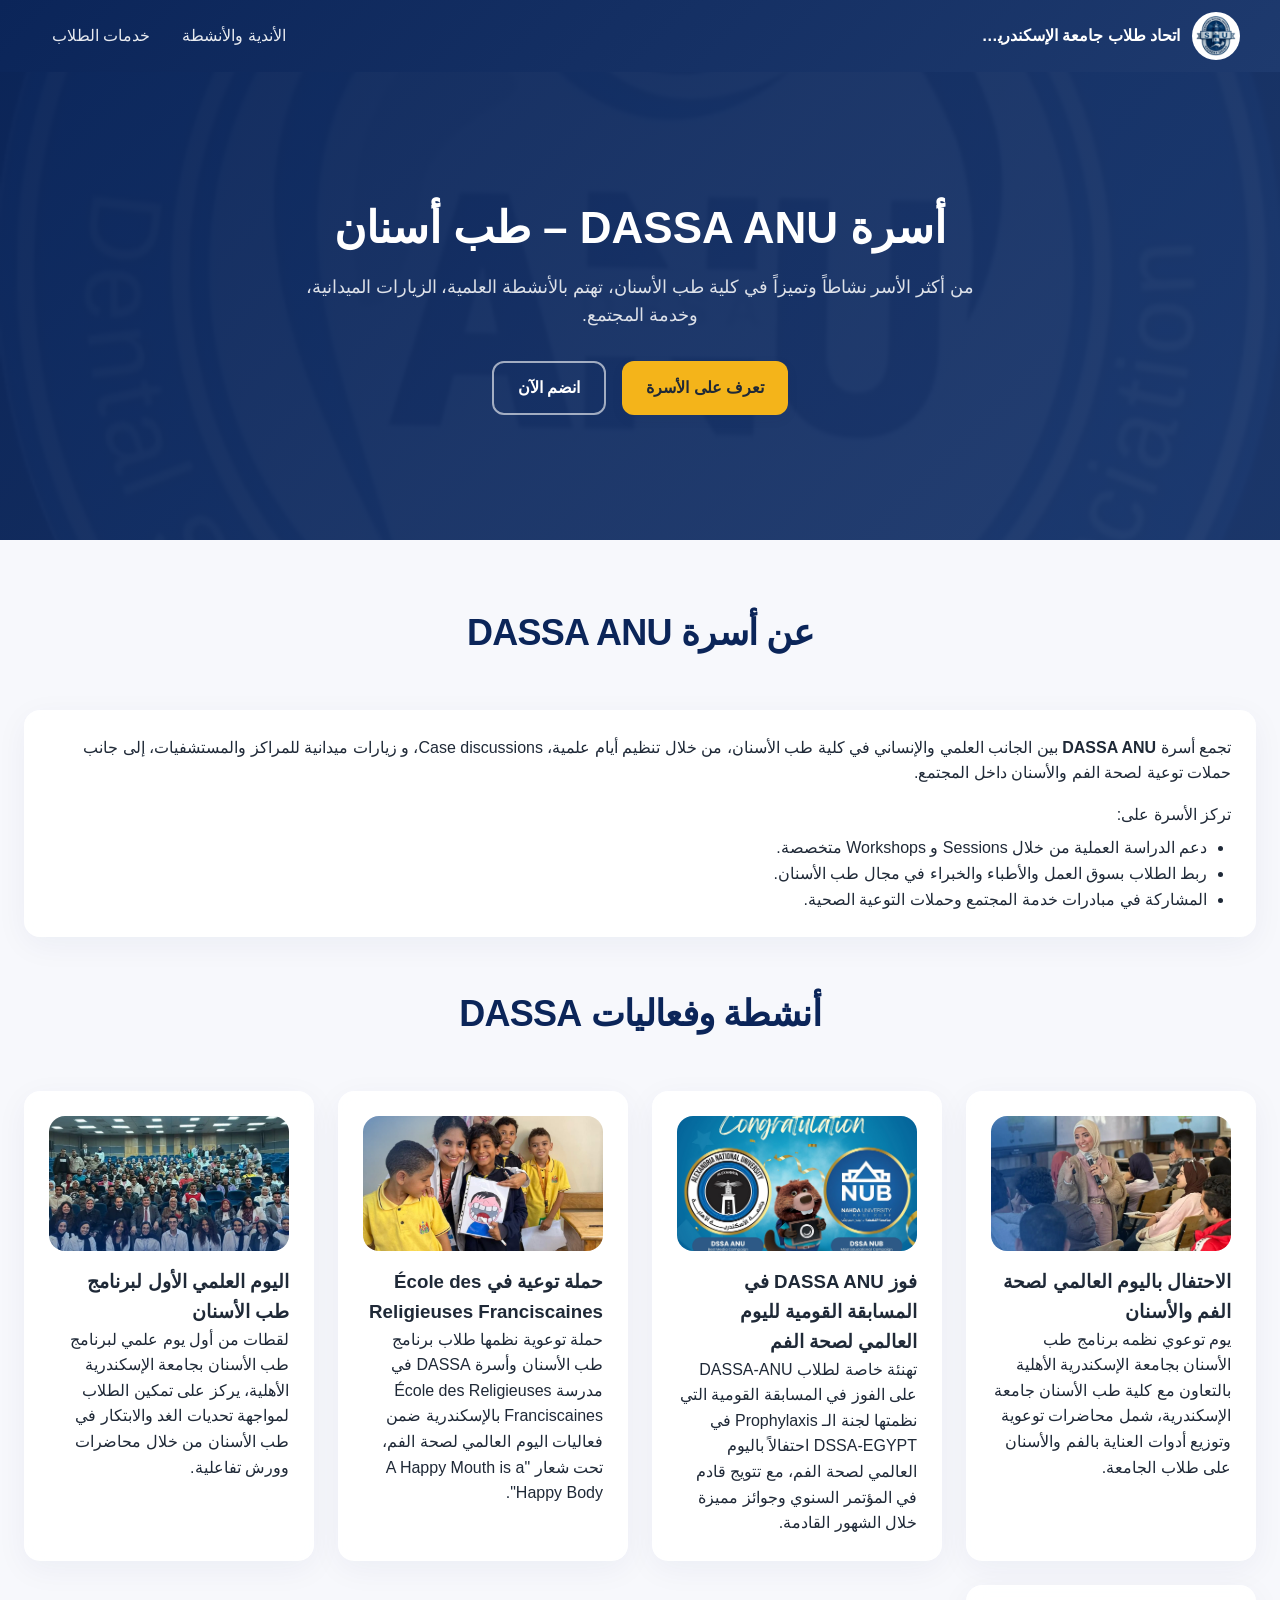
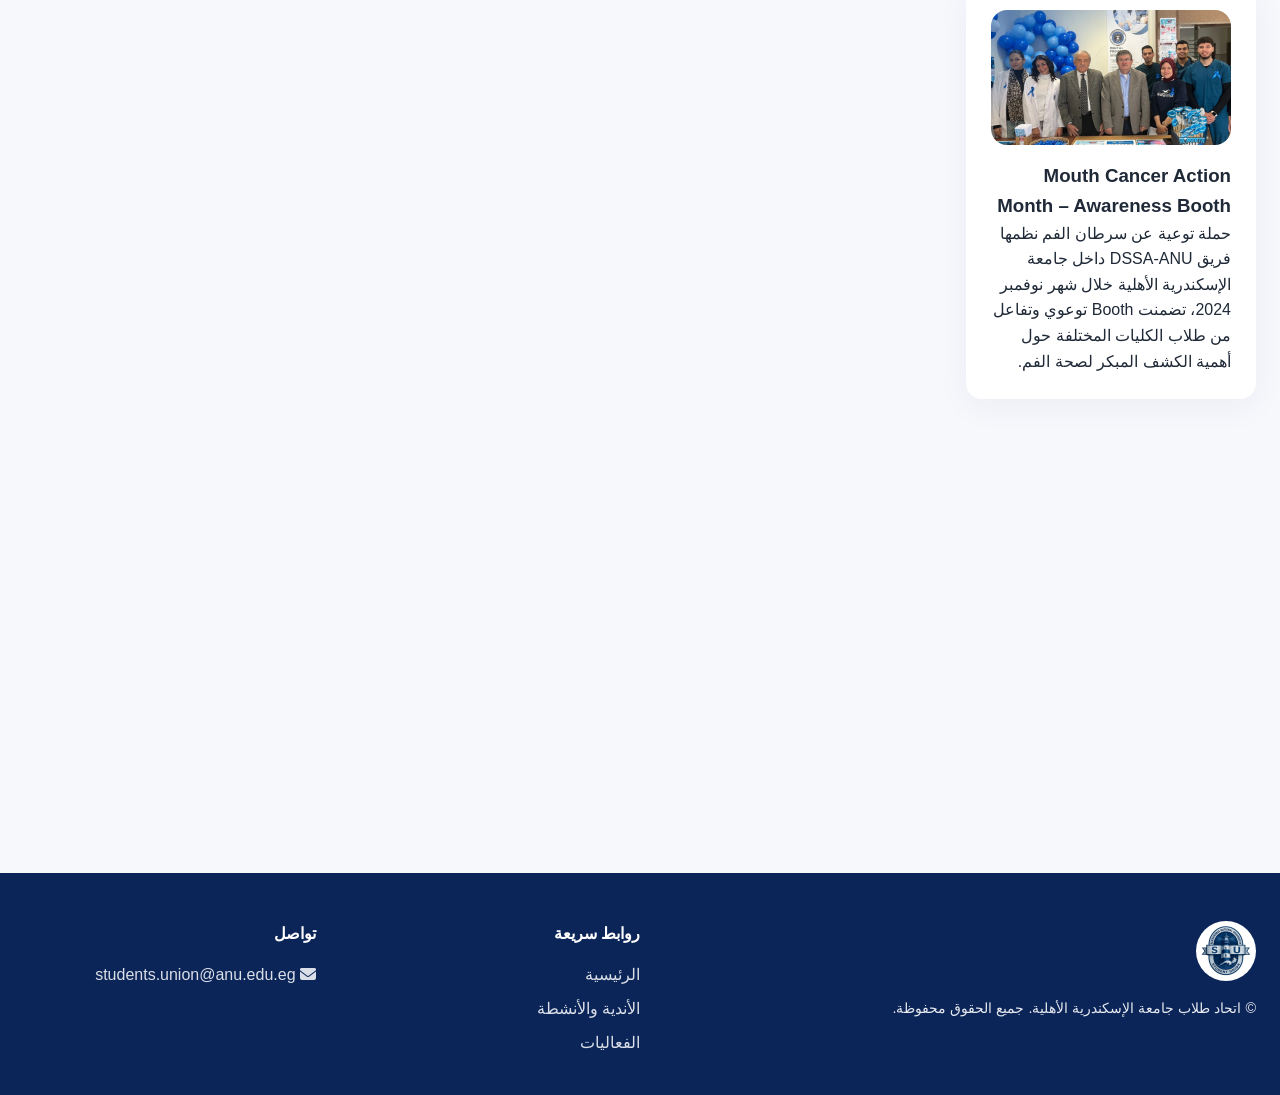
<file: dassa.html>
<!DOCTYPE html>
<html lang="ar" dir="rtl">
<head>
  <meta charset="UTF-8" />
  <title>أسرة DASSA ANU – طب أسنان</title>
  <meta name="viewport" content="width=device-width, initial-scale=1" />
  <meta name="description" content="صفحة تعريفية بأسرة DASSA ANU لطلاب كلية طب الأسنان بجامعة الإسكندرية الأهلية." />
  <link rel="stylesheet" href="https://cdnjs.cloudflare.com/ajax/libs/font-awesome/6.5.1/css/all.min.css" crossorigin="anonymous" referrerpolicy="no-referrer" />
  <link rel="stylesheet" href="https://unpkg.com/aos@2.3.1/dist/aos.css" />
  <link rel="stylesheet" href="assets/css/main.css" />
</head>
<body class="page">
  <nav class="navbar" id="navbar">
    <div class="navbar-container">
      <a href="index.html#home" class="navbar-brand">
        <div class="navbar-logo">
          <img src="assets/images/571217735_821161784183083_11823729130709533_n.jpg" alt="شعار الاتحاد" onerror="this.style.display='none';" />
        </div>
        <span class="navbar-title">اتحاد طلاب جامعة الإسكندرية الأهلية</span>
      </a>
      <ul class="navbar-menu">
        <li><a href="index.html#activities" class="nav-link">الأندية والأنشطة</a></li>
        <li><a href="index.html#services" class="nav-link">خدمات الطلاب</a></li>
      </ul>
    </div>
  </nav>

  <main>
    <section class="hero" style="min-height:60vh;padding-top:7rem;">
      <div class="hero-bg">
        <img src="assets/images/Dassa  logo.jpg" alt="DASSA ANU" class="hero-bg-img" />
        <div class="hero-overlay"></div>
      </div>
      <div class="hero-content" data-aos="fade-up">
        <h1 class="hero-title">أسرة DASSA ANU – طب أسنان</h1>
        <p class="hero-subtitle">
          من أكثر الأسر نشاطاً وتميزاً في كلية طب الأسنان، تهتم بالأنشطة العلمية، الزيارات الميدانية، وخدمة المجتمع.
        </p>
        <div class="hero-cta">
          <a href="#about" class="btn btn-primary">تعرف على الأسرة</a>
          <a href="#join" class="btn btn-outline">انضم الآن</a>
        </div>
      </div>
    </section>

    <section class="section" id="about">
      <div class="container">
        <div class="section-header" data-aos="fade-up">
          <h2 class="section-title">عن أسرة DASSA ANU</h2>
        </div>
        <div class="card" data-aos="fade-up">
          <p>
            تجمع أسرة <strong>DASSA ANU</strong> بين الجانب العلمي والإنساني في كلية طب الأسنان، من خلال تنظيم أيام علمية، Case discussions، و
            زيارات ميدانية للمراكز والمستشفيات، إلى جانب حملات توعية لصحة الفم والأسنان داخل المجتمع.
          </p>
          <p style="margin-top:1rem;">
            تركز الأسرة على:
          </p>
          <ul style="margin-top:0.5rem;padding-inline-start:1.5rem;">
            <li>دعم الدراسة العملية من خلال Sessions و Workshops متخصصة.</li>
            <li>ربط الطلاب بسوق العمل والأطباء والخبراء في مجال طب الأسنان.</li>
            <li>المشاركة في مبادرات خدمة المجتمع وحملات التوعية الصحية.</li>
          </ul>
        </div>

        <div class="section-header" data-aos="fade-up" style="margin-top:3rem;">
          <h2 class="section-title">أنشطة وفعاليات DASSA</h2>
        </div>
        <div class="family-activities-grid" data-aos="fade-up">
          <article class="card">
            <div class="family-activity-card-image">
              <img src="assets/images/433487161_388347897476968_3850383984688903316_n.webp" alt="اليوم العالمي لصحة الفم والأسنان" loading="lazy" />
            </div>
            <div class="card-body">
              <h3 style="margin-top:1rem;">الاحتفال باليوم العالمي لصحة الفم والأسنان</h3>
              <p>
                يوم توعوي نظمه برنامج طب الأسنان بجامعة الإسكندرية الأهلية بالتعاون مع كلية طب الأسنان جامعة الإسكندرية،
                شمل محاضرات توعوية وتوزيع أدوات العناية بالفم والأسنان على طلاب الجامعة.
              </p>
            </div>
          </article>

          <article class="card">
            <div class="family-activity-card-image">
              <img src="assets/images/468137466_17948872811884199_2589658523087673072_n.jpg" alt="نشاط طلاب أسرة DASSA" loading="lazy" />
            </div>
            <div class="card-body">
              <h3 style="margin-top:1rem;">فوز DASSA ANU في المسابقة القومية لليوم العالمي لصحة الفم</h3>
              <p>
                تهنئة خاصة لطلاب DASSA-ANU على الفوز في المسابقة القومية التي نظمتها لجنة الـ Prophylaxis في DSSA-EGYPT
                احتفالاً باليوم العالمي لصحة الفم، مع تتويج قادم في المؤتمر السنوي وجوائز مميزة خلال الشهور القادمة.
              </p>
            </div>
          </article>

          <article class="card">
            <div class="family-activity-card-image">
              <img src="assets/images/465218933_1626188048311257_5698587852457854391_n.webp" alt="حملة توعية DASSA" loading="lazy" />
            </div>
            <div class="card-body">
              <h3 style="margin-top:1rem;">حملة توعية في École des Religieuses Franciscaines</h3>
              <p>
                حملة توعوية نظمها طلاب برنامج طب الأسنان وأسرة DASSA في مدرسة École des Religieuses Franciscaines بالإسكندرية
                ضمن فعاليات اليوم العالمي لصحة الفم، تحت شعار "A Happy Mouth is a Happy Body".
              </p>
            </div>
          </article>

          <article class="card">
            <div class="family-activity-card-image">
              <img src="assets/images/649351894_17934711738037012_5637479264971328177_n.webp" alt="اليوم العلمي الأول لبرنامج طب الأسنان" loading="lazy" />
            </div>
            <div class="card-body">
              <h3 style="margin-top:1rem;">اليوم العلمي الأول لبرنامج طب الأسنان</h3>
              <p>
                لقطات من أول يوم علمي لبرنامج طب الأسنان بجامعة الإسكندرية الأهلية، يركز على تمكين الطلاب لمواجهة تحديات الغد
                والابتكار في طب الأسنان من خلال محاضرات وورش تفاعلية.
              </p>
            </div>
          </article>

          <article class="card">
            <div class="family-activity-card-image">
              <img src="assets/images/649237956_17927485653240382_5336543923033072183_n.webp" alt="حملة Mouth Cancer Action Month" loading="lazy" />
            </div>
            <div class="card-body">
              <h3 style="margin-top:1rem;">Mouth Cancer Action Month – Awareness Booth</h3>
              <p>
                حملة توعية عن سرطان الفم نظمها فريق DSSA-ANU داخل جامعة الإسكندرية الأهلية خلال شهر نوفمبر 2024،
                تضمنت Booth توعوي وتفاعل من طلاب الكليات المختلفة حول أهمية الكشف المبكر لصحة الفم.
              </p>
            </div>
          </article>
        </div>
      </div>
    </section>

    <section class="section section-services" id="join">
      <div class="container">
        <div class="section-header" data-aos="fade-up">
          <h2 class="section-title">انضم لأسرة DASSA ANU</h2>
          <p class="section-subtitle">املأ نموذج "تسجيل نشاط" واكتب في الوصف أنك ترغب في الانضمام لأسرة DASSA ANU.</p>
        </div>
        <div class="card" data-aos="fade-up" style="max-width:600px;margin:0 auto;text-align:center;">
          <p>التقديم يتم من خلال نموذج خدمات الطلاب الرئيسي على موقع الاتحاد.</p>
          <a href="index.html#services" class="btn btn-primary" style="margin-top:1rem;">اذهب إلى نموذج التسجيل</a>
        </div>
      </div>
    </section>
  </main>

  <footer class="footer">
    <div class="container">
      <div class="footer-grid">
        <div class="footer-brand">
          <div class="navbar-logo">
            <img src="assets/images/571217735_821161784183083_11823729130709533_n.jpg" alt="شعار" onerror="this.style.display='none'" />
          </div>
          <p>© اتحاد طلاب جامعة الإسكندرية الأهلية. جميع الحقوق محفوظة.</p>
        </div>
        <div class="footer-links">
          <h4>روابط سريعة</h4>
          <a href="index.html#home">الرئيسية</a>
          <a href="index.html#activities">الأندية والأنشطة</a>
          <a href="index.html#events">الفعاليات</a>
        </div>
        <div class="footer-contact">
          <h4>تواصل</h4>
          <a href="mailto:students.union@anu.edu.eg"><i class="fas fa-envelope"></i> students.union@anu.edu.eg</a>
        </div>
      </div>
    </div>
  </footer>

  <script src="https://unpkg.com/aos@2.3.1/dist/aos.js"></script>
  <script>
    if (typeof AOS !== 'undefined') {
      AOS.init({ duration: 600, offset: 80, once: true });
    }
  </script>
</body>
</html>
</file>
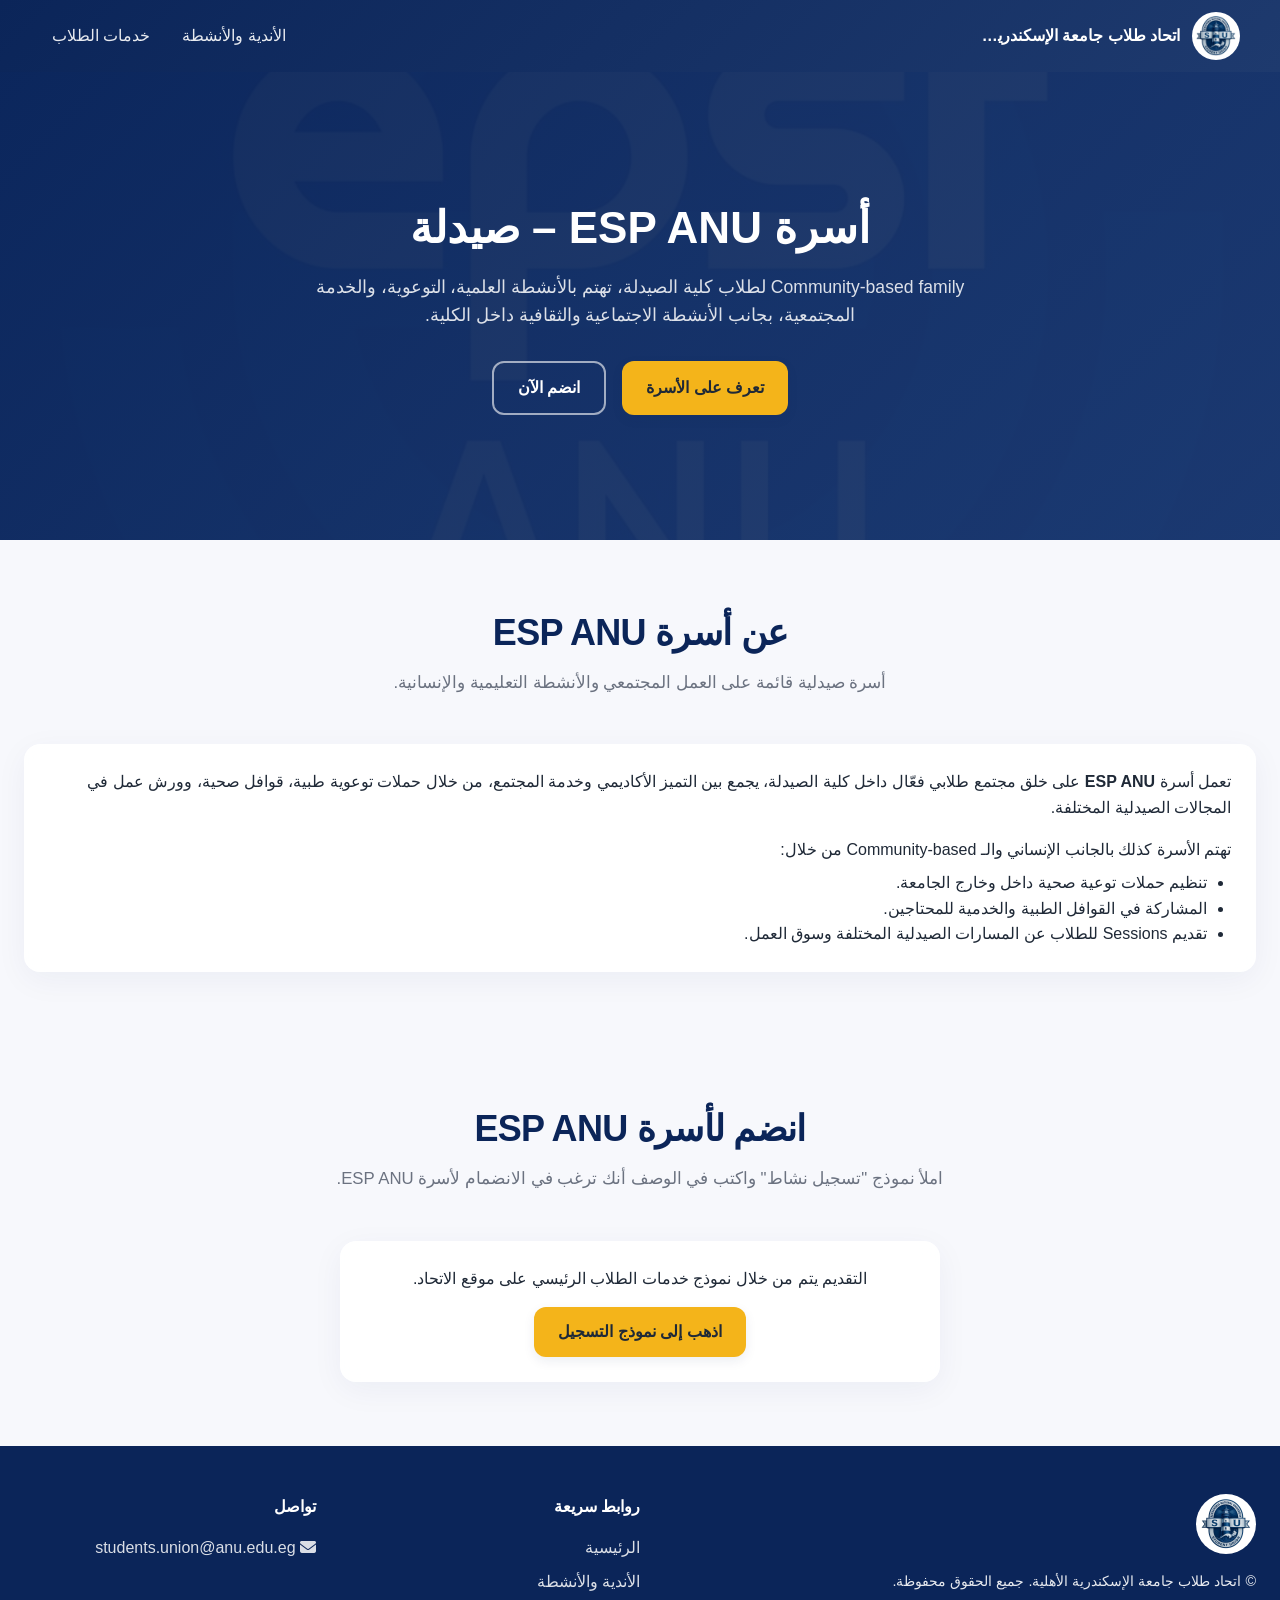
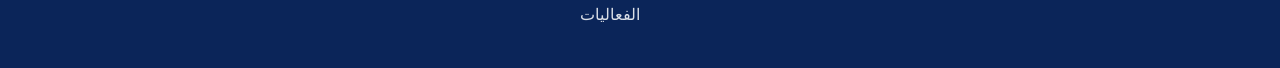
<file: esp.html>
<!DOCTYPE html>
<html lang="ar" dir="rtl">
<head>
  <meta charset="UTF-8" />
  <title>أسرة ESP ANU – صيدلة</title>
  <meta name="viewport" content="width=device-width, initial-scale=1" />
  <meta name="description" content="صفحة تعريفية بأسرة ESP ANU لطلاب كلية الصيدلة بجامعة الإسكندرية الأهلية." />
  <link rel="stylesheet" href="https://cdnjs.cloudflare.com/ajax/libs/font-awesome/6.5.1/css/all.min.css" crossorigin="anonymous" referrerpolicy="no-referrer" />
  <link rel="stylesheet" href="https://unpkg.com/aos@2.3.1/dist/aos.css" />
  <link rel="stylesheet" href="assets/css/main.css" />
</head>
<body class="page">
  <nav class="navbar" id="navbar">
    <div class="navbar-container">
      <a href="index.html#home" class="navbar-brand">
        <div class="navbar-logo">
          <img src="assets/images/571217735_821161784183083_11823729130709533_n.jpg" alt="شعار الاتحاد" onerror="this.style.display='none';" />
        </div>
        <span class="navbar-title">اتحاد طلاب جامعة الإسكندرية الأهلية</span>
      </a>
      <ul class="navbar-menu">
        <li><a href="index.html#activities" class="nav-link">الأندية والأنشطة</a></li>
        <li><a href="index.html#services" class="nav-link">خدمات الطلاب</a></li>
      </ul>
    </div>
  </nav>

  <main>
    <section class="hero" style="min-height:60vh;padding-top:7rem;">
      <div class="hero-bg">
        <img src="assets/images/espf anu.jpg" alt="أسرة ESP ANU" class="hero-bg-img" />
        <div class="hero-overlay"></div>
      </div>
      <div class="hero-content" data-aos="fade-up">
        <h1 class="hero-title">أسرة ESP ANU – صيدلة</h1>
        <p class="hero-subtitle">
          Community-based family لطلاب كلية الصيدلة، تهتم بالأنشطة العلمية، التوعوية، والخدمة المجتمعية، بجانب الأنشطة الاجتماعية والثقافية داخل الكلية.
        </p>
        <div class="hero-cta">
          <a href="#about" class="btn btn-primary">تعرف على الأسرة</a>
          <a href="#join" class="btn btn-outline">انضم الآن</a>
        </div>
      </div>
    </section>

    <section class="section" id="about">
      <div class="container">
        <div class="section-header" data-aos="fade-up">
          <h2 class="section-title">عن أسرة ESP ANU</h2>
          <p class="section-subtitle">أسرة صيدلية قائمة على العمل المجتمعي والأنشطة التعليمية والإنسانية.</p>
        </div>
        <div class="card" data-aos="fade-up">
          <p>
            تعمل أسرة <strong>ESP ANU</strong> على خلق مجتمع طلابي فعّال داخل كلية الصيدلة، يجمع بين التميز الأكاديمي وخدمة المجتمع، من خلال حملات
            توعوية طبية، قوافل صحية، وورش عمل في المجالات الصيدلية المختلفة.
          </p>
          <p style="margin-top:1rem;">
            تهتم الأسرة كذلك بالجانب الإنساني والـ Community-based من خلال:
          </p>
          <ul style="margin-top:0.5rem;padding-inline-start:1.5rem;">
            <li>تنظيم حملات توعية صحية داخل وخارج الجامعة.</li>
            <li>المشاركة في القوافل الطبية والخدمية للمحتاجين.</li>
            <li>تقديم Sessions للطلاب عن المسارات الصيدلية المختلفة وسوق العمل.</li>
          </ul>
        </div>
      </div>
    </section>

    <section class="section section-services" id="join">
      <div class="container">
        <div class="section-header" data-aos="fade-up">
          <h2 class="section-title">انضم لأسرة ESP ANU</h2>
          <p class="section-subtitle">املأ نموذج "تسجيل نشاط" واكتب في الوصف أنك ترغب في الانضمام لأسرة ESP ANU.</p>
        </div>
        <div class="card" data-aos="fade-up" style="max-width:600px;margin:0 auto;text-align:center;">
          <p>التقديم يتم من خلال نموذج خدمات الطلاب الرئيسي على موقع الاتحاد.</p>
          <a href="index.html#services" class="btn btn-primary" style="margin-top:1rem;">اذهب إلى نموذج التسجيل</a>
        </div>
      </div>
    </section>
  </main>

  <footer class="footer">
    <div class="container">
      <div class="footer-grid">
        <div class="footer-brand">
          <div class="navbar-logo">
            <img src="assets/images/571217735_821161784183083_11823729130709533_n.jpg" alt="شعار" onerror="this.style.display='none'" />
          </div>
          <p>© اتحاد طلاب جامعة الإسكندرية الأهلية. جميع الحقوق محفوظة.</p>
        </div>
        <div class="footer-links">
          <h4>روابط سريعة</h4>
          <a href="index.html#home">الرئيسية</a>
          <a href="index.html#activities">الأندية والأنشطة</a>
          <a href="index.html#events">الفعاليات</a>
        </div>
        <div class="footer-contact">
          <h4>تواصل</h4>
          <a href="mailto:students.union@anu.edu.eg"><i class="fas fa-envelope"></i> students.union@anu.edu.eg</a>
        </div>
      </div>
    </div>
  </footer>

  <script src="https://unpkg.com/aos@2.3.1/dist/aos.js"></script>
  <script>
    if (typeof AOS !== 'undefined') {
      AOS.init({ duration: 600, offset: 80, once: true });
    }
  </script>
</body>
</html>
</file>
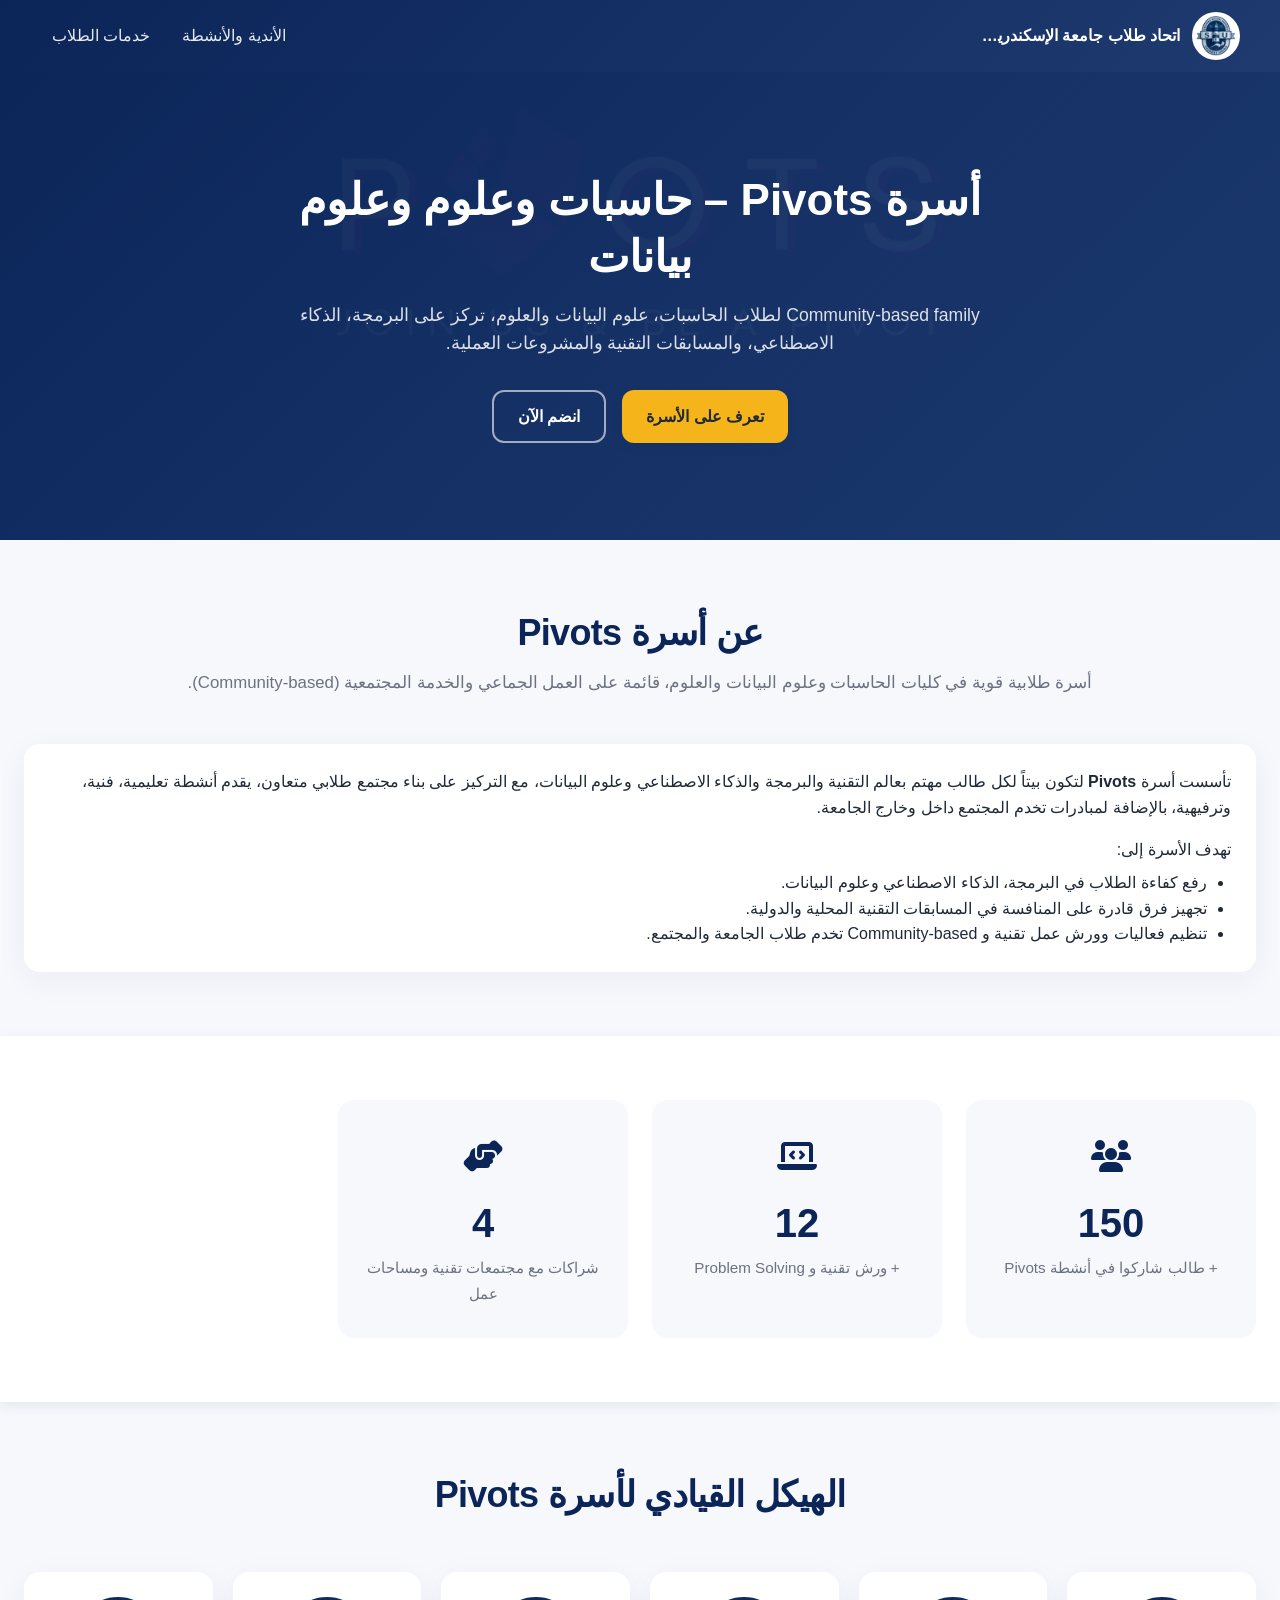
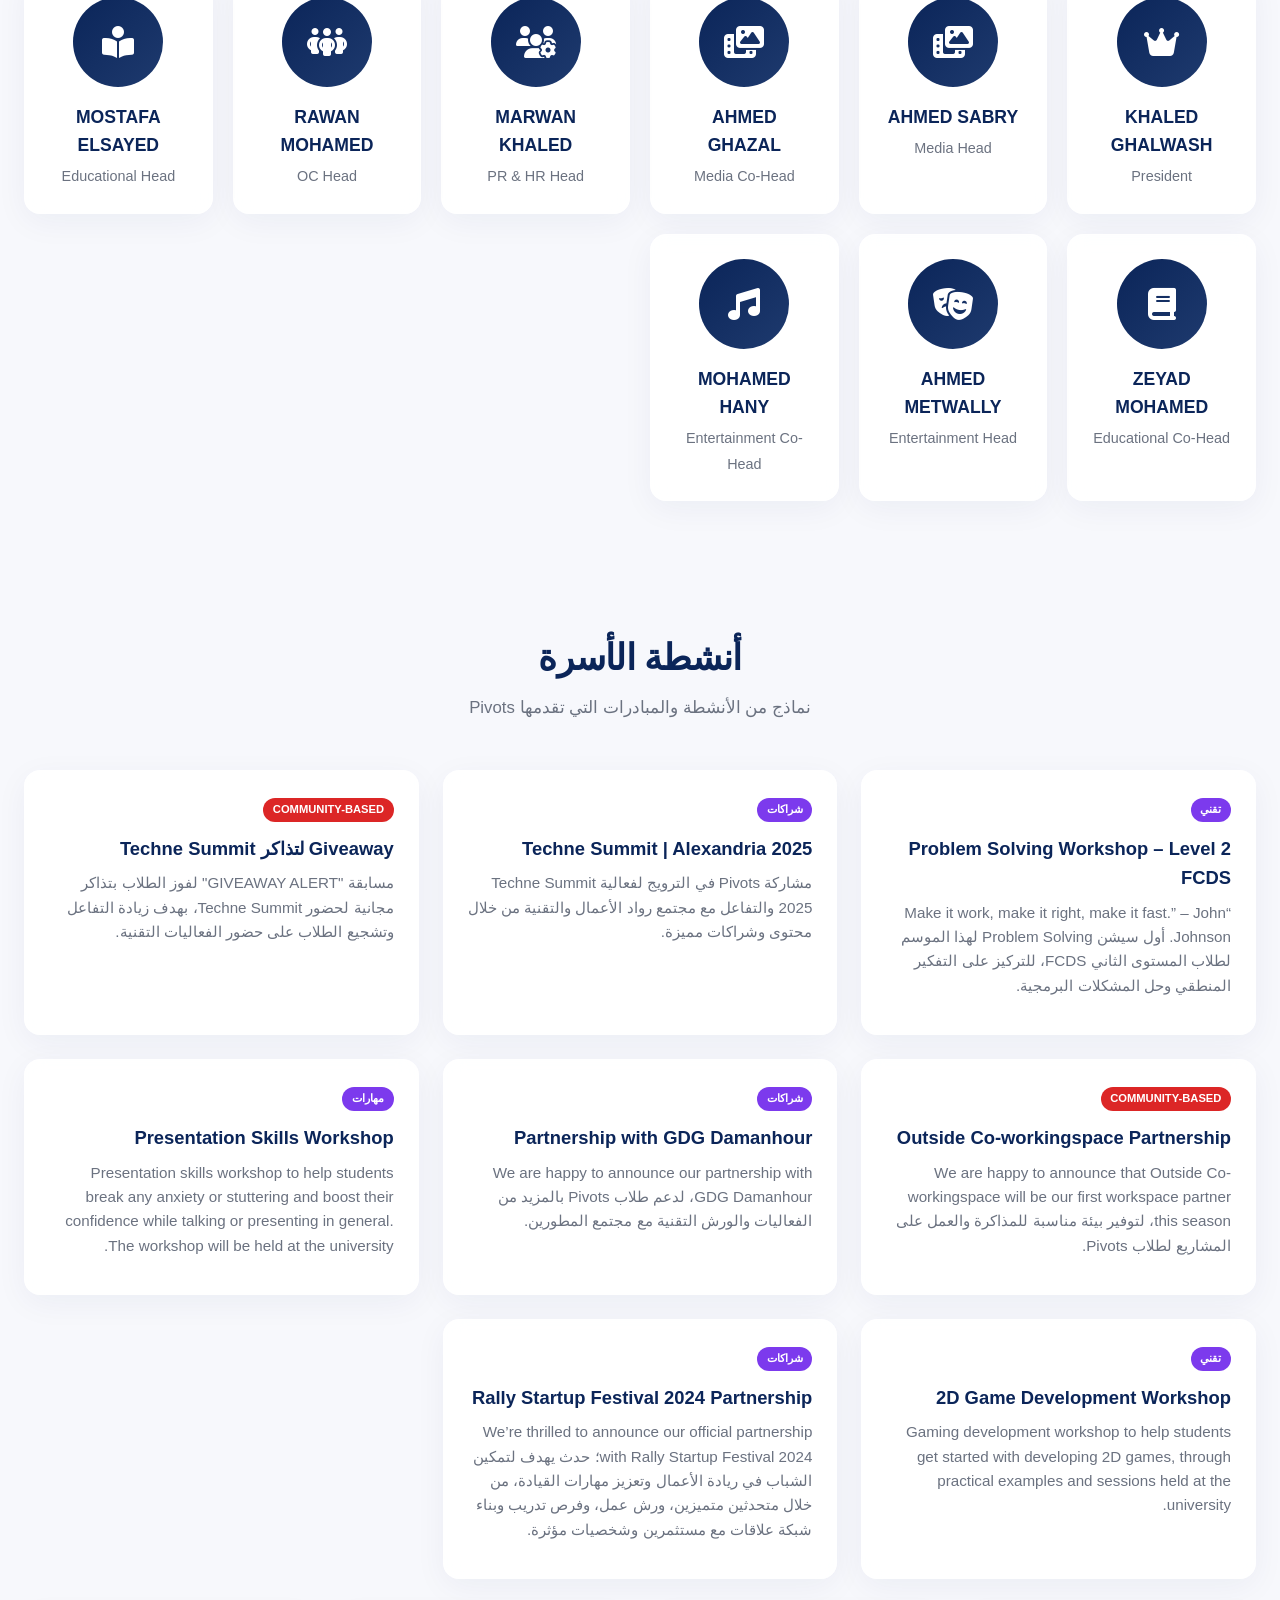
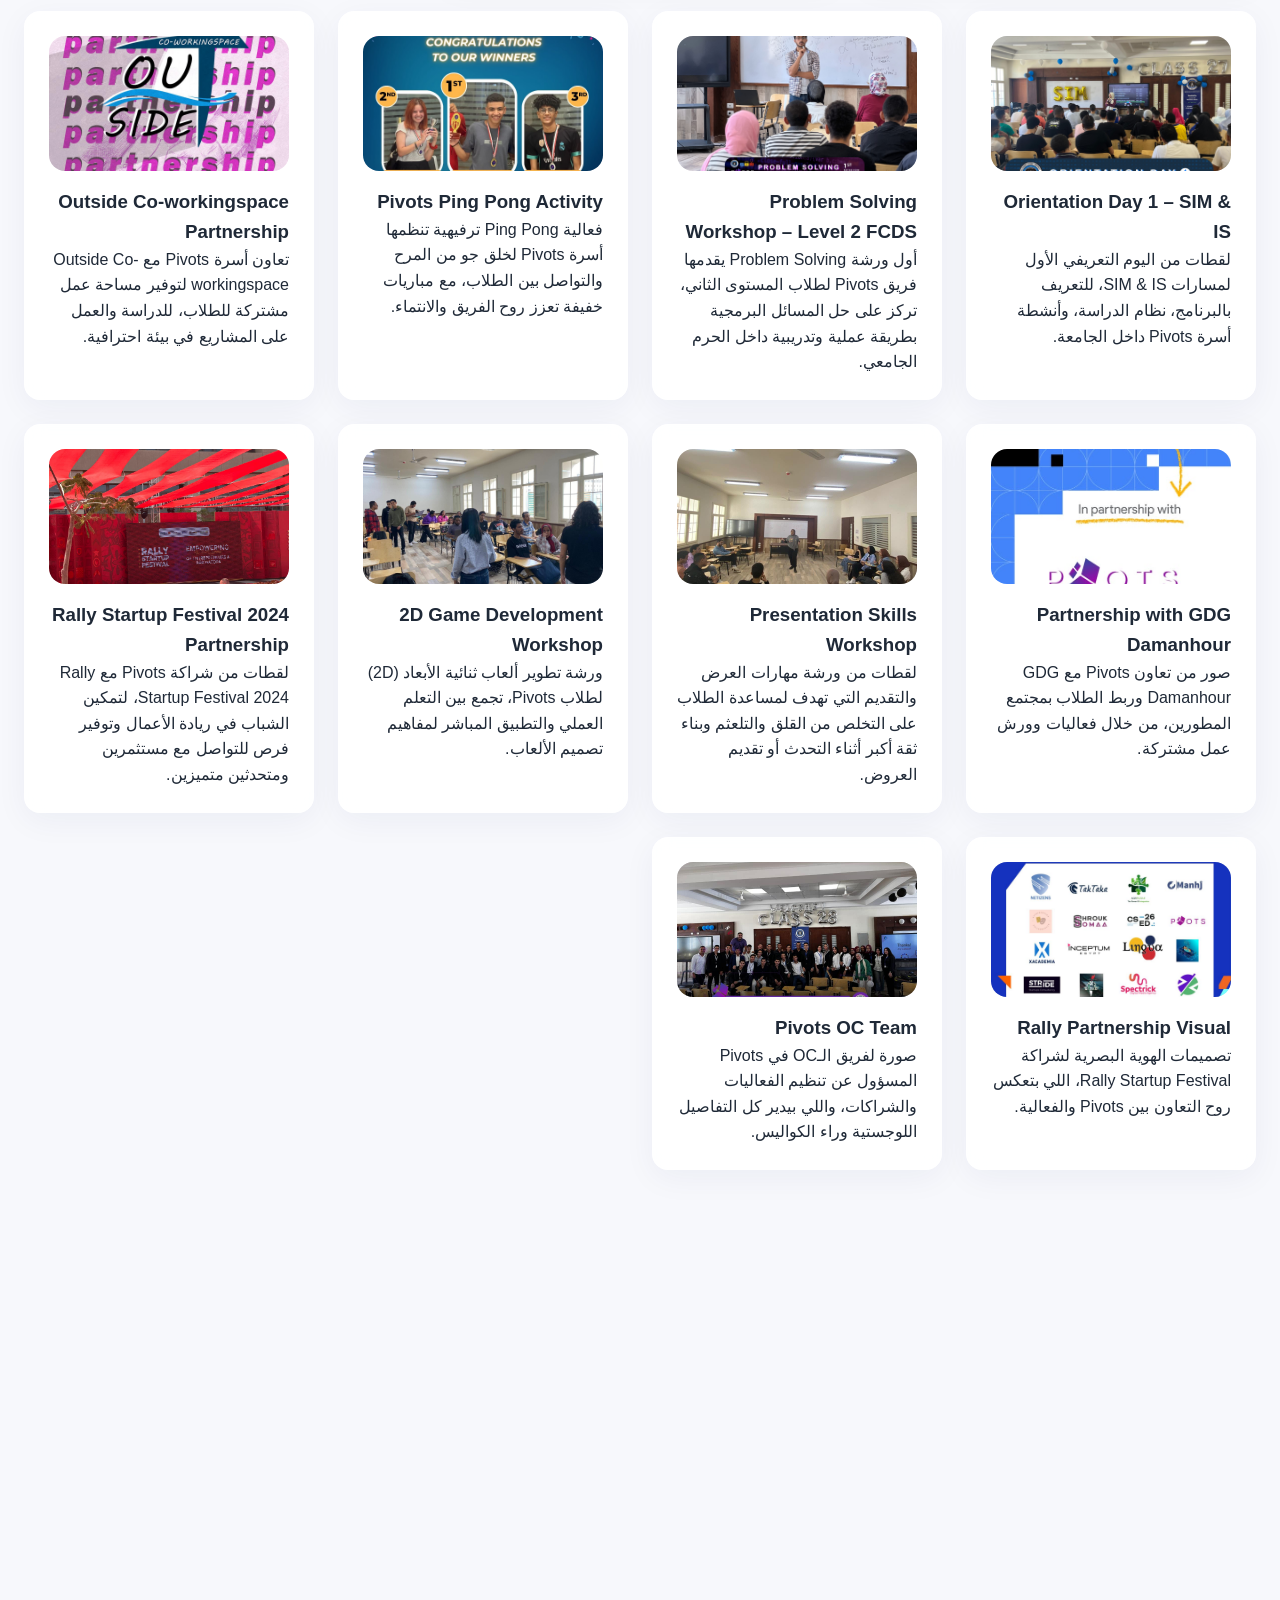
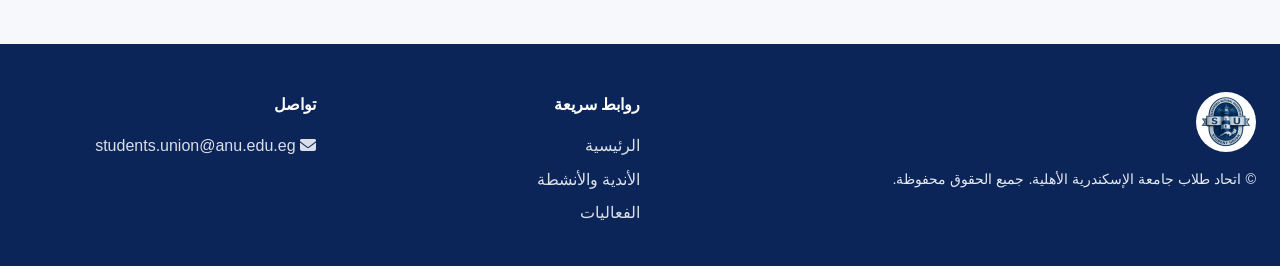
<file: pivots.html>
<!DOCTYPE html>
<html lang="ar" dir="rtl">
<head>
  <meta charset="UTF-8" />
  <title>أسرة Pivots – حاسبات وعلوم وعلوم بيانات</title>
  <meta name="viewport" content="width=device-width, initial-scale=1" />
  <meta name="description" content="صفحة تعريفية بأسرة Pivots لطلاب كليات الحاسبات وعلوم البيانات والعلوم بجامعة الإسكندرية الأهلية." />
  <link rel="stylesheet" href="https://cdnjs.cloudflare.com/ajax/libs/font-awesome/6.5.1/css/all.min.css" crossorigin="anonymous" referrerpolicy="no-referrer" />
  <link rel="stylesheet" href="https://unpkg.com/aos@2.3.1/dist/aos.css" />
  <link rel="stylesheet" href="assets/css/main.css" />
</head>
<body class="page">
  <!-- Navbar (مختصر) -->
  <nav class="navbar" id="navbar">
    <div class="navbar-container">
      <a href="index.html#home" class="navbar-brand">
        <div class="navbar-logo">
          <img src="assets/images/571217735_821161784183083_11823729130709533_n.jpg" alt="شعار الاتحاد" onerror="this.style.display='none';" />
        </div>
        <span class="navbar-title">اتحاد طلاب جامعة الإسكندرية الأهلية</span>
      </a>
      <ul class="navbar-menu">
        <li><a href="index.html#activities" class="nav-link">الأندية والأنشطة</a></li>
        <li><a href="index.html#services" class="nav-link">خدمات الطلاب</a></li>
      </ul>
    </div>
  </nav>

  <main>
    <!-- Hero -->
    <section class="hero" style="min-height: 60vh; padding-top: 7rem;">
      <div class="hero-bg">
        <img src="assets/images/pivots.jpg" alt="Pivots Family" class="hero-bg-img" />
        <div class="hero-overlay"></div>
      </div>
      <div class="hero-content" data-aos="fade-up">
        <h1 class="hero-title">أسرة Pivots – حاسبات وعلوم وعلوم بيانات</h1>
        <p class="hero-subtitle">
          Community-based family لطلاب الحاسبات، علوم البيانات والعلوم، تركز على البرمجة، الذكاء الاصطناعي، والمسابقات التقنية والمشروعات العملية.
        </p>
        <div class="hero-cta">
          <a href="#about" class="btn btn-primary">تعرف على الأسرة</a>
          <a href="#join" class="btn btn-outline">انضم الآن</a>
        </div>
      </div>
    </section>

    <!-- About Pivots -->
    <section class="section" id="about">
      <div class="container">
        <div class="section-header" data-aos="fade-up">
          <h2 class="section-title">عن أسرة Pivots</h2>
          <p class="section-subtitle">
            أسرة طلابية قوية في كليات الحاسبات وعلوم البيانات والعلوم، قائمة على العمل الجماعي والخدمة المجتمعية (Community-based).
          </p>
        </div>

        <div class="card" data-aos="fade-up">
          <p>
            تأسست أسرة <strong>Pivots</strong> لتكون بيتاً لكل طالب مهتم بعالم التقنية والبرمجة والذكاء الاصطناعي وعلوم البيانات، مع التركيز على
            بناء مجتمع طلابي متعاون، يقدم أنشطة تعليمية، فنية، وترفيهية، بالإضافة لمبادرات تخدم المجتمع داخل وخارج الجامعة.
          </p>
          <p style="margin-top:1rem;">
            تهدف الأسرة إلى:
          </p>
          <ul style="margin-top:0.5rem; padding-inline-start:1.5rem;">
            <li>رفع كفاءة الطلاب في البرمجة، الذكاء الاصطناعي وعلوم البيانات.</li>
            <li>تجهيز فرق قادرة على المنافسة في المسابقات التقنية المحلية والدولية.</li>
            <li>تنظيم فعاليات وورش عمل تقنية و Community-based تخدم طلاب الجامعة والمجتمع.</li>
          </ul>
        </div>
      </div>
    </section>

    <!-- Pivots Highlights -->
    <section class="section section-stats">
      <div class="container">
        <div class="stats-grid">
          <div class="stat-card" data-aos="zoom-in">
            <div class="stat-icon"><i class="fas fa-users"></i></div>
            <span class="stat-number" data-target="150">150</span>
            <span class="stat-label">+ طالب شاركوا في أنشطة Pivots</span>
          </div>
          <div class="stat-card" data-aos="zoom-in" data-aos-delay="80">
            <div class="stat-icon"><i class="fas fa-laptop-code"></i></div>
            <span class="stat-number" data-target="12">12</span>
            <span class="stat-label">+ ورش تقنية و Problem Solving</span>
          </div>
          <div class="stat-card" data-aos="zoom-in" data-aos-delay="160">
            <div class="stat-icon"><i class="fas fa-handshake-angle"></i></div>
            <span class="stat-number" data-target="4">4</span>
            <span class="stat-label">شراكات مع مجتمعات تقنية ومساحات عمل</span>
          </div>
        </div>
      </div>
    </section>

    <!-- Heads -->
    <section class="section">
      <div class="container">
        <div class="section-header" data-aos="fade-up">
          <h2 class="section-title">الهيكل القيادي لأسرة Pivots</h2>
        </div>

        <div class="board-grid">
          <div class="card board-card" data-aos="zoom-in">
            <div class="board-avatar"><i class="fas fa-crown"></i></div>
            <h4>KHALED GHALWASH</h4>
            <span>President</span>
          </div>
          <div class="card board-card" data-aos="zoom-in">
            <div class="board-avatar"><i class="fas fa-photo-film"></i></div>
            <h4>AHMED SABRY</h4>
            <span>Media Head</span>
          </div>
          <div class="card board-card" data-aos="zoom-in">
            <div class="board-avatar"><i class="fas fa-photo-film"></i></div>
            <h4>AHMED GHAZAL</h4>
            <span>Media Co-Head</span>
          </div>
          <div class="card board-card" data-aos="zoom-in">
            <div class="board-avatar"><i class="fas fa-users-gear"></i></div>
            <h4>MARWAN KHALED</h4>
            <span>PR &amp; HR Head</span>
          </div>
          <div class="card board-card" data-aos="zoom-in">
            <div class="board-avatar"><i class="fas fa-people-group"></i></div>
            <h4>RAWAN MOHAMED</h4>
            <span>OC Head</span>
          </div>
          <div class="card board-card" data-aos="zoom-in">
            <div class="board-avatar"><i class="fas fa-book-open-reader"></i></div>
            <h4>MOSTAFA ELSAYED</h4>
            <span>Educational Head</span>
          </div>
          <div class="card board-card" data-aos="zoom-in">
            <div class="board-avatar"><i class="fas fa-book"></i></div>
            <h4>ZEYAD MOHAMED</h4>
            <span>Educational Co-Head</span>
          </div>
          <div class="card board-card" data-aos="zoom-in">
            <div class="board-avatar"><i class="fas fa-masks-theater"></i></div>
            <h4>AHMED METWALLY</h4>
            <span>Entertainment Head</span>
          </div>
          <div class="card board-card" data-aos="zoom-in">
            <div class="board-avatar"><i class="fas fa-music"></i></div>
            <h4>MOHAMED HANY</h4>
            <span>Entertainment Co-Head</span>
          </div>
        </div>
      </div>
    </section>

    <!-- Activities -->
    <section class="section">
      <div class="container">
        <div class="section-header" data-aos="fade-up">
          <h2 class="section-title">أنشطة الأسرة</h2>
          <p class="section-subtitle">نماذج من الأنشطة والمبادرات التي تقدمها Pivots</p>
        </div>

        <div class="announcements-grid">
          <article class="card announcement-card" data-aos="fade-up">
            <div class="announcement-badge badge-academic">تقني</div>
            <h3>Problem Solving Workshop – Level 2 FCDS</h3>
            <p>
              “Make it work, make it right, make it fast.” – John Johnson. أول سيشن Problem Solving لهذا الموسم
              لطلاب المستوى الثاني FCDS، للتركيز على التفكير المنطقي وحل المشكلات البرمجية.
            </p>
          </article>

          <article class="card announcement-card" data-aos="fade-up">
            <div class="announcement-badge badge-academic">شراكات</div>
            <h3>Techne Summit | Alexandria 2025</h3>
            <p>
              مشاركة Pivots في الترويج لفعالية Techne Summit 2025 والتفاعل مع مجتمع رواد الأعمال والتقنية
              من خلال محتوى وشراكات مميزة.
            </p>
          </article>

          <article class="card announcement-card" data-aos="fade-up">
            <div class="announcement-badge badge-social">Community-based</div>
            <h3>Giveaway لتذاكر Techne Summit</h3>
            <p>
              مسابقة "GIVEAWAY ALERT" لفوز الطلاب بتذاكر مجانية لحضور Techne Summit، بهدف زيادة التفاعل
              وتشجيع الطلاب على حضور الفعاليات التقنية.
            </p>
          </article>

          <article class="card announcement-card" data-aos="fade-up">
            <div class="announcement-badge badge-social">Community-based</div>
            <h3>Outside Co-workingspace Partnership</h3>
            <p>
              We are happy to announce that Outside Co-workingspace will be our first workspace partner this season، لتوفير
              بيئة مناسبة للمذاكرة والعمل على المشاريع لطلاب Pivots.
            </p>
          </article>

          <article class="card announcement-card" data-aos="fade-up">
            <div class="announcement-badge badge-academic">شراكات</div>
            <h3>Partnership with GDG Damanhour</h3>
            <p>
              We are happy to announce our partnership with GDG Damanhour، لدعم طلاب Pivots بالمزيد من الفعاليات
              والورش التقنية مع مجتمع المطورين.
            </p>
          </article>

          <article class="card announcement-card" data-aos="fade-up">
            <div class="announcement-badge badge-academic">مهارات</div>
            <h3>Presentation Skills Workshop</h3>
            <p>
              Presentation skills workshop to help students break any anxiety or stuttering and boost their confidence
              while talking or presenting in general. The workshop will be held at the university.
            </p>
          </article>

          <article class="card announcement-card" data-aos="fade-up">
            <div class="announcement-badge badge-academic">تقني</div>
            <h3>2D Game Development Workshop</h3>
            <p>
              Gaming development workshop to help students get started with developing 2D games, through practical
              examples and sessions held at the university.
            </p>
          </article>

          <article class="card announcement-card" data-aos="fade-up">
            <div class="announcement-badge badge-academic">شراكات</div>
            <h3>Rally Startup Festival 2024 Partnership</h3>
            <p>
              We’re thrilled to announce our official partnership with Rally Startup Festival 2024؛ حدث يهدف لتمكين الشباب في
              ريادة الأعمال وتعزيز مهارات القيادة، من خلال متحدثين متميزين، ورش عمل، وفرص تدريب وبناء شبكة علاقات مع مستثمرين
              وشخصيات مؤثرة.
            </p>
          </article>
        </div>

        <div class="family-activities-grid" data-aos="fade-up" style="margin-top:2rem;">
          <article class="card">
            <div class="family-activity-card-image">
              <img src="assets/images/sim.jpg" alt="Orientation Day 1 – SIM &amp; IS" loading="lazy" />
            </div>
            <div class="card-body">
              <h3 style="margin-top:1rem;">Orientation Day 1 – SIM &amp; IS</h3>
              <p>
                لقطات من اليوم التعريفي الأول لمسارات SIM &amp; IS، للتعريف بالبرنامج، نظام الدراسة، وأنشطة أسرة Pivots داخل
                الجامعة.
              </p>
            </div>
          </article>

          <article class="card">
            <div class="family-activity-card-image">
              <img src="assets/images/pb work shop.jpg" alt="Problem Solving Workshop – Level 2 FCDS" loading="lazy" />
            </div>
            <div class="card-body">
              <h3 style="margin-top:1rem;">Problem Solving Workshop – Level 2 FCDS</h3>
              <p>
                أول ورشة Problem Solving يقدمها فريق Pivots لطلاب المستوى الثاني، تركز على حل المسائل البرمجية
                بطريقة عملية وتدريبية داخل الحرم الجامعي.
              </p>
            </div>
          </article>

          <article class="card">
            <div class="family-activity-card-image">
              <img src="assets/images/ping pong.jpg" alt="Pivots Ping Pong Activity" loading="lazy" />
            </div>
            <div class="card-body">
              <h3 style="margin-top:1rem;">Pivots Ping Pong Activity</h3>
              <p>
                فعالية Ping Pong ترفيهية تنظمها أسرة Pivots لخلق جو من المرح والتواصل بين الطلاب،
                مع مباريات خفيفة تعزز روح الفريق والانتماء.
              </p>
            </div>
          </article>

          <article class="card">
            <div class="family-activity-card-image">
              <img src="assets/images/parner ship.jpg" alt="Outside Co-workingspace Partnership" loading="lazy" />
            </div>
            <div class="card-body">
              <h3 style="margin-top:1rem;">Outside Co-workingspace Partnership</h3>
              <p>
                تعاون أسرة Pivots مع Outside Co-workingspace لتوفير مساحة عمل مشتركة للطلاب، للدراسة والعمل على
                المشاريع في بيئة احترافية.
              </p>
            </div>
          </article>

          <article class="card">
            <div class="family-activity-card-image">
              <img src="assets/images/damnhur.jpg" alt="Partnership with GDG Damanhour" loading="lazy" />
            </div>
            <div class="card-body">
              <h3 style="margin-top:1rem;">Partnership with GDG Damanhour</h3>
              <p>
                صور من تعاون Pivots مع GDG Damanhour وربط الطلاب بمجتمع المطورين، من خلال فعاليات وورش عمل مشتركة.
              </p>
            </div>
          </article>

          <article class="card">
            <div class="family-activity-card-image">
              <img src="assets/images/persentatin workshop.jpg" alt="Presentation Skills Workshop" loading="lazy" />
            </div>
            <div class="card-body">
              <h3 style="margin-top:1rem;">Presentation Skills Workshop</h3>
              <p>
                لقطات من ورشة مهارات العرض والتقديم التي تهدف لمساعدة الطلاب على التخلص من القلق والتلعثم وبناء ثقة أكبر
                أثناء التحدث أو تقديم العروض.
              </p>
            </div>
          </article>

          <article class="card">
            <div class="family-activity-card-image">
              <img src="assets/images/gaming workshop.jpg" alt="2D Game Development Workshop" loading="lazy" />
            </div>
            <div class="card-body">
              <h3 style="margin-top:1rem;">2D Game Development Workshop</h3>
              <p>
                ورشة تطوير ألعاب ثنائية الأبعاد (2D) لطلاب Pivots، تجمع بين التعلم العملي والتطبيق المباشر لمفاهيم تصميم الألعاب.
              </p>
            </div>
          </article>

          <article class="card">
            <div class="family-activity-card-image">
              <img src="assets/images/real.jpg" alt="Rally Startup Festival 2024 Partnership" loading="lazy" />
            </div>
            <div class="card-body">
              <h3 style="margin-top:1rem;">Rally Startup Festival 2024 Partnership</h3>
              <p>
                لقطات من شراكة Pivots مع Rally Startup Festival 2024، لتمكين الشباب في ريادة الأعمال وتوفير فرص للتواصل مع
                مستثمرين ومتحدثين متميزين.
              </p>
            </div>
          </article>

          <article class="card">
            <div class="family-activity-card-image">
              <img src="assets/images/parn.jpg" alt="Rally Partnership Visual" loading="lazy" />
            </div>
            <div class="card-body">
              <h3 style="margin-top:1rem;">Rally Partnership Visual</h3>
              <p>
                تصميمات الهوية البصرية لشراكة Rally Startup Festival، اللي بتعكس روح التعاون بين Pivots والفعالية.
              </p>
            </div>
          </article>

          <article class="card">
            <div class="family-activity-card-image">
              <img src="assets/images/pivots oc team.jpg" alt="Pivots OC Team" loading="lazy" />
            </div>
            <div class="card-body">
              <h3 style="margin-top:1rem;">Pivots OC Team</h3>
              <p>
                صورة لفريق الـOC في Pivots المسؤول عن تنظيم الفعاليات والشراكات، واللي بيدير كل التفاصيل اللوجستية وراء الكواليس.
              </p>
            </div>
          </article>
        </div>
      </div>
    </section>

    <!-- Join Section -->
    <section class="section section-services" id="join">
      <div class="container">
        <div class="section-header" data-aos="fade-up">
          <h2 class="section-title">انضم لأسرة Pivots</h2>
          <p class="section-subtitle">املأ نموذج "تسجيل نشاط" واختر في الوصف أنك ترغب بالانضمام لأسرة Pivots.</p>
        </div>
        <div class="card" data-aos="fade-up" style="max-width:600px;margin:0 auto;text-align:center;">
          <p>التقديم يتم حالياً من خلال نموذج خدمات الطلاب الرئيسي.</p>
          <a href="index.html#services" class="btn btn-primary" style="margin-top:1rem;">اذهب إلى نموذج التسجيل</a>
        </div>
      </div>
    </section>
  </main>

  <footer class="footer">
    <div class="container">
      <div class="footer-grid">
        <div class="footer-brand">
          <div class="navbar-logo">
            <img src="assets/images/571217735_821161784183083_11823729130709533_n.jpg" alt="شعار" onerror="this.style.display='none'" />
          </div>
          <p>© اتحاد طلاب جامعة الإسكندرية الأهلية. جميع الحقوق محفوظة.</p>
        </div>
        <div class="footer-links">
          <h4>روابط سريعة</h4>
          <a href="index.html#home">الرئيسية</a>
          <a href="index.html#activities">الأندية والأنشطة</a>
          <a href="index.html#events">الفعاليات</a>
        </div>
        <div class="footer-contact">
          <h4>تواصل</h4>
          <a href="mailto:students.union@anu.edu.eg"><i class="fas fa-envelope"></i> students.union@anu.edu.eg</a>
        </div>
      </div>
    </div>
  </footer>

  <script src="https://unpkg.com/aos@2.3.1/dist/aos.js"></script>
  <script>
    if (typeof AOS !== 'undefined') {
      AOS.init({ duration: 600, offset: 80, once: true });
    }
  </script>
</body>
</html>
</file>
<file: assets/css/main.css>
/**
 * Alexandria National University Student Union
 * Modern responsive styles - RTL/LTR support
 */

/* ========== CSS Variables ========== */
:root {
  --primary: #0b2559;
  --primary-light: #1e3a6e;
  --secondary: #ffffff;
  --accent: #f4b41a;
  --accent-hover: #e5a80a;
  --gray-100: #f7f8fc;
  --gray-200: #e5e7eb;
  --gray-300: #d1d5db;
  --gray-500: #6b7280;
  --gray-700: #374151;
  --gray-900: #1f2937;
  --shadow-sm: 0 4px 12px rgba(11, 37, 89, 0.08);
  --shadow-md: 0 12px 30px rgba(11, 37, 89, 0.12);
  --shadow-lg: 0 20px 50px rgba(11, 37, 89, 0.15);
  --radius: 0.75rem;
  --radius-lg: 1rem;
  --transition: all 0.3s cubic-bezier(0.4, 0, 0.2, 1);
  --font: 'Inter', 'Cairo', system-ui, sans-serif;
  --font-ar: 'Cairo', sans-serif;
}

[dir="rtl"] {
  --font: 'Cairo', sans-serif;
}

[data-theme="dark"] {
  --primary: #1e3a6e;
  --secondary: #1f2937;
  --gray-100: #111827;
  --gray-200: #374151;
  --gray-500: #9ca3af;
  --gray-900: #f9fafb;
  --shadow-md: 0 10px 30px rgba(0, 0, 0, 0.3);
}

/* ========== Reset & Base ========== */
*, *::before, *::after {
  box-sizing: border-box;
  margin: 0;
  padding: 0;
}

html {
  scroll-behavior: smooth;
}

body {
  font-family: var(--font);
  background: var(--gray-100);
  color: var(--gray-900);
  line-height: 1.6;
  overflow-x: hidden;
}

[dir="rtl"] body { text-align: right; }
[dir="ltr"] body { text-align: left; }

img { max-width: 100%; height: auto; display: block; }
a { text-decoration: none; color: inherit; }
button { font-family: inherit; cursor: pointer; border: none; }

/* ========== Scroll Progress Bar ========== */
.scroll-progress {
  position: fixed;
  top: 0;
  inset-inline-start: 0;
  height: 3px;
  background: linear-gradient(90deg, var(--primary), var(--accent));
  width: 0%;
  z-index: 9999;
  transition: width 0.1s ease;
}

/* ========== Container ========== */
.container {
  max-width: 1280px;
  margin: 0 auto;
  padding: 0 1.5rem;
}

/* ========== Navbar ========== */
.navbar {
  position: fixed;
  top: 0;
  left: 0;
  right: 0;
  z-index: 1000;
  background: linear-gradient(135deg, var(--primary), var(--primary-light));
  color: var(--secondary);
  padding: 0.75rem 1.5rem;
  transition: background var(--transition), box-shadow var(--transition);
}

.navbar.scrolled {
  background: rgba(11, 37, 89, 0.98);
  box-shadow: var(--shadow-md);
}

.navbar-container {
  max-width: 1200px;
  margin: 0 auto;
  display: flex;
  align-items: center;
  justify-content: space-between;
  gap: 1rem;
}

.navbar-brand {
  display: flex;
  align-items: center;
  gap: 0.75rem;
}

.navbar-logo {
  width: 48px;
  height: 48px;
  border-radius: 50%;
  overflow: hidden;
  background: rgba(255,255,255,0.1);
  display: flex;
  align-items: center;
  justify-content: center;
}

.navbar-logo img {
  width: 100%;
  height: 100%;
  object-fit: cover;
}

.navbar-logo-placeholder {
  width: 100%;
  height: 100%;
  align-items: center;
  justify-content: center;
  font-size: 1.25rem;
}

.navbar-title {
  font-size: 1rem;
  font-weight: 700;
  white-space: nowrap;
  overflow: hidden;
  text-overflow: ellipsis;
  max-width: 200px;
}

.navbar-menu {
  display: flex;
  align-items: center;
  gap: 0.5rem;
  list-style: none;
}

.nav-link {
  color: rgba(255,255,255,0.9);
  padding: 0.5rem 0.75rem;
  border-radius: var(--radius);
  transition: all var(--transition);
  font-weight: 500;
}

.nav-link:hover,
.nav-link.active {
  background: rgba(255,255,255,0.15);
  color: var(--secondary);
}

.nav-actions {
  display: flex;
  align-items: center;
  gap: 0.5rem;
  margin-inline-start: 0.5rem;
}

.btn-icon {
  width: 40px;
  height: 40px;
  border-radius: 50%;
  background: rgba(255,255,255,0.1);
  color: var(--secondary);
  display: flex;
  align-items: center;
  justify-content: center;
  transition: all var(--transition);
}

.btn-icon:hover {
  background: rgba(255,255,255,0.2);
}

.btn-lang {
  padding: 0.4rem 0.8rem;
  border-radius: var(--radius);
  background: rgba(255,255,255,0.15);
  color: var(--secondary);
  font-size: 0.9rem;
  transition: all var(--transition);
}

.btn-lang:hover {
  background: rgba(255,255,255,0.25);
}

.navbar-toggler {
  display: none;
  flex-direction: column;
  gap: 5px;
  background: transparent;
  padding: 8px;
  z-index: 1001; /* Above menu */
}

.navbar-toggler span {
  width: 24px;
  height: 2px;
  background: var(--secondary);
  transition: var(--transition);
}

.navbar-toggler.active span:nth-child(1) {
  transform: rotate(45deg) translate(5px, 5px);
}

.navbar-toggler.active span:nth-child(2) {
  opacity: 0;
}

.navbar-toggler.active span:nth-child(3) {
  transform: rotate(-45deg) translate(5px, -5px);
}

/* ========== Hero ========== */
.hero {
  min-height: 100vh;
  display: flex;
  align-items: center;
  justify-content: center;
  padding: 8rem 1.5rem 4rem;
  position: relative;
  overflow: hidden;
}

.hero-bg {
  position: absolute;
  inset: 0;
  background: linear-gradient(135deg, var(--primary) 0%, var(--primary-light) 50%, #0d2d6b 100%);
  z-index: 0;
}

.hero-bg-img {
  position: absolute;
  inset: 0;
  width: 100%;
  height: 100%;
  object-fit: cover;
  opacity: 0.25;
}

.hero-overlay {
  position: absolute;
  inset: 0;
  background: linear-gradient(135deg, rgba(11,37,89,0.9) 0%, rgba(30,58,110,0.85) 100%);
  z-index: 1;
}

.hero-shape {
  position: absolute;
  border-radius: 50%;
  background: rgba(255,255,255,0.05);
  animation: float 15s ease-in-out infinite;
  z-index: 2;
}

.hero-shape-1 { width: 400px; height: 400px; top: -100px; right: -100px; animation-delay: 0s; }
.hero-shape-2 { width: 300px; height: 300px; bottom: -50px; left: -50px; animation-delay: -5s; }
.hero-shape-3 { width: 200px; height: 200px; top: 50%; left: 50%; animation-delay: -10s; }

@keyframes float {
  0%, 100% { transform: translate(0, 0); }
  50% { transform: translate(20px, -20px); }
}

.hero-content {
  position: relative;
  z-index: 3;
  text-align: center;
  max-width: 700px;
  margin: 0 auto;
}

.hero-title {
  font-size: clamp(1.75rem, 4vw, 2.75rem);
  font-weight: 800;
  color: var(--secondary);
  margin-bottom: 1rem;
  line-height: 1.3;
}

.hero-subtitle {
  font-size: 1.1rem;
  color: rgba(255,255,255,0.85);
  margin-bottom: 2rem;
}

.hero-cta {
  display: flex;
  gap: 1rem;
  justify-content: center;
  flex-wrap: wrap;
}

/* ========== Buttons ========== */
.btn {
  padding: 0.75rem 1.5rem;
  border-radius: var(--radius);
  font-weight: 600;
  font-size: 1rem;
  display: inline-flex;
  align-items: center;
  gap: 0.5rem;
  transition: all var(--transition);
}

.btn-primary {
  background: var(--accent);
  color: var(--gray-900);
  box-shadow: var(--shadow-sm);
}

.btn-primary:hover {
  background: var(--accent-hover);
  transform: translateY(-2px);
  box-shadow: var(--shadow-md);
}

.btn-outline {
  background: transparent;
  color: var(--secondary);
  border: 2px solid rgba(255,255,255,0.6);
}

.btn-outline:hover {
  background: rgba(255,255,255,0.15);
  border-color: var(--secondary);
}

/* ========== Sections ========== */
.section {
  padding: 4rem 0;
}

.section-header {
  text-align: center;
  margin-bottom: 3rem;
}

.section-title {
  font-size: clamp(1.5rem, 3vw, 2.25rem);
  font-weight: 800;
  color: var(--primary);
  margin-bottom: 0.5rem;
  letter-spacing: -0.02em;
}

.section-subtitle {
  color: var(--gray-500);
  font-size: 1.05rem;
}

/* ========== Statistics ========== */
.section-stats {
  background: var(--secondary);
  box-shadow: var(--shadow-sm);
}

.stats-grid {
  display: grid;
  grid-template-columns: repeat(4, 1fr);
  gap: 1.5rem;
}

.stat-card {
  text-align: center;
  padding: 2rem 1rem;
  border-radius: var(--radius-lg);
  background: var(--gray-100);
  transition: transform var(--transition);
}

.stat-card:hover {
  transform: translateY(-5px);
}

.stat-icon {
  font-size: 2rem;
  color: var(--primary);
  margin-bottom: 0.5rem;
}

.stat-number {
  display: block;
  font-size: 2.5rem;
  font-weight: 800;
  color: var(--primary);
}

.stat-label {
  font-size: 0.95rem;
  color: var(--gray-500);
}

/* ========== Cards ========== */
.card {
  background: var(--secondary);
  border-radius: var(--radius-lg);
  padding: 1.5rem;
  box-shadow: var(--shadow-sm);
  transition: all var(--transition);
}

.card:hover {
  box-shadow: var(--shadow-md);
  transform: translateY(-3px);
}

.announcements-grid {
  display: grid;
  grid-template-columns: repeat(auto-fit, minmax(300px, 1fr));
  gap: 1.5rem;
}

/* Family pages – activities grid */
.family-activities-grid {
  display: grid;
  grid-template-columns: repeat(auto-fit, minmax(280px, 1fr));
  gap: 1.5rem;
}

.family-activity-card-image {
  border-radius: var(--radius-lg);
  overflow: hidden;
  position: relative;
  aspect-ratio: 16 / 9;
  background: var(--gray-200);
}

.family-activity-card-image img {
  width: 100%;
  height: 100%;
  object-fit: cover;
}

.announcement-video-wrapper {
  position: relative;
  width: 100%;
  border-radius: var(--radius-lg);
  overflow: hidden;
  margin-bottom: 0.9rem;
  background: #000;
  aspect-ratio: 16 / 9;
}

.announcement-video-wrapper video {
  width: 100%;
  height: 100%;
  display: block;
  object-fit: cover;
}

.announcement-card h3 {
  font-size: 1.15rem;
  color: var(--primary);
  margin-bottom: 0.5rem;
}

.announcement-card p {
  color: var(--gray-500);
  font-size: 0.95rem;
  margin-bottom: 0.75rem;
}

.card-date {
  font-size: 0.85rem;
  color: var(--gray-500);
  display: block;
  margin-bottom: 0.75rem;
}

.card-date i { margin-inline-end: 0.35rem; }

.announcement-badge {
  display: inline-block;
  padding: 0.2rem 0.6rem;
  border-radius: 999px;
  font-size: 0.7rem;
  font-weight: 600;
  text-transform: uppercase;
  background: var(--primary);
  color: var(--secondary);
  margin-bottom: 0.75rem;
}

.announcement-badge.badge-sports { background: #059669; }
.announcement-badge.badge-academic { background: #7c3aed; }
.announcement-badge.badge-social { background: #dc2626; }

.announcement-link {
  display: inline-flex;
  align-items: center;
  gap: 0.35rem;
  font-size: 0.9rem;
  font-weight: 600;
  color: var(--primary);
  transition: gap var(--transition);
}

.announcement-link:hover { gap: 0.6rem; color: var(--accent); }

.announcement-link i {
  font-size: 0.8rem;
  transition: transform var(--transition);
}

[dir="rtl"] .announcement-link:hover i { transform: translateX(-4px); }
[dir="ltr"] .announcement-link:hover i { transform: translateX(4px); }

/* ========== Events ========== */
.events-search {
  margin-bottom: 2rem;
  max-width: 400px;
  margin-inline: auto 2rem;
}

[dir="ltr"] .events-search { margin-inline: auto 2rem; margin-inline-start: auto; margin-inline-end: 2rem; }

.search-box {
  display: flex;
  align-items: center;
  gap: 0.75rem;
  padding: 0.75rem 1rem;
  background: var(--secondary);
  border-radius: var(--radius);
  box-shadow: var(--shadow-sm);
}

.search-box i { color: var(--gray-500); }

.search-box input {
  flex: 1;
  border: none;
  background: none;
  font-size: 1rem;
  font-family: inherit;
}

.search-box input:focus { outline: none; }

.events-grid {
  display: grid;
  grid-template-columns: repeat(auto-fill, minmax(320px, 1fr));
  gap: 1.5rem;
}

.section-load-more {
  margin-top: 2rem;
  text-align: center;
}

.btn-load-more {
  min-width: 160px;
  font-size: 0.95rem;
}

/* Simple vertical calendar under events */
.events-calendar {
  margin-top: 1.5rem;
  display: flex;
  flex-direction: column;
  gap: 1.25rem;
}

.event-calendar-day {
  display: flex;
  flex-direction: column;
  gap: 0.75rem;
  padding: 1.25rem 1.5rem;
  border-radius: var(--radius-lg);
  background: var(--secondary);
  box-shadow: var(--shadow-sm);
  border: 1px solid var(--gray-200);
}

.event-calendar-date {
  display: flex;
  align-items: center;
  gap: 0.5rem;
  font-weight: 600;
  color: var(--primary);
  margin-bottom: 0.5rem;
}

.event-calendar-date i {
  color: var(--accent);
  font-size: 1.1rem;
}

.event-calendar-items {
  display: flex;
  flex-direction: column;
  gap: 0.5rem;
}

.event-calendar-item {
  display: flex;
  gap: 0.75rem;
  align-items: center;
  position: relative;
  padding: 0.35rem 0;
}

.event-calendar-thumb {
  width: 56px;
  height: 56px;
  border-radius: var(--radius);
  overflow: hidden;
  flex-shrink: 0;
}

.event-calendar-thumb img {
  width: 100%;
  height: 100%;
  object-fit: cover;
}

.event-calendar-info h4 {
  font-size: 0.95rem;
  margin: 0 0 0.15rem;
  color: var(--primary);
}

.event-calendar-info h4 {
  font-size: 0.95rem;
  margin: 0 0 0.15rem;
  color: var(--primary);
}

.event-calendar-meta {
  font-size: 0.8rem;
  color: var(--gray-500);
}

/* Small timeline accent beside calendar items */
.event-calendar-item::before {
  content: "";
  position: absolute;
  inset-inline-start: -0.5rem;
  top: 0.9rem;
  width: 8px;
  height: 8px;
  border-radius: 50%;
  background: var(--accent);
}

.event-calendar-item::after {
  content: "";
  position: absolute;
  inset-inline-start: -0.16rem;
  top: 1.4rem;
  width: 2px;
  bottom: -0.4rem;
  background: linear-gradient(to bottom, var(--accent), transparent);
}

/* Better spacing on small screens */
@media (max-width: 768px) {
  .event-calendar-day {
    padding: 1rem 1.1rem;
  }

  .event-calendar-thumb {
    width: 48px;
    height: 48px;
  }
}

.event-card {
  background: var(--secondary);
  border-radius: var(--radius-lg);
  overflow: hidden;
  box-shadow: var(--shadow-sm);
  transition: all var(--transition);
}

.event-card:hover {
  box-shadow: var(--shadow-md);
  transform: translateY(-5px);
}

.event-card-img {
  height: 200px;
  position: relative;
  overflow: hidden;
  background: linear-gradient(135deg, var(--primary), var(--primary-light));
}

.event-card-img img {
  width: 100%;
  height: 100%;
  object-fit: cover;
}

.event-card-img .event-badge {
  position: absolute;
  top: 0.75rem;
  inset-inline-end: 0.75rem;
  padding: 0.25rem 0.6rem;
  border-radius: var(--radius);
  font-size: 0.7rem;
  font-weight: 600;
  background: rgba(0,0,0,0.6);
  color: var(--secondary);
}

.event-card-footer {
  display: flex;
  align-items: center;
  justify-content: space-between;
  gap: 1rem;
  margin-top: 1rem;
  padding-top: 1rem;
  border-top: 1px solid var(--gray-200);
}

.event-capacity {
  font-size: 0.85rem;
  color: var(--gray-500);
}

.event-capacity i { margin-inline-end: 0.35rem; }

.event-card-body {
  padding: 1.25rem;
}

.event-card h3 {
  font-size: 1.2rem;
  color: var(--primary);
  margin-bottom: 0.5rem;
}

.event-card p {
  color: var(--gray-500);
  font-size: 0.9rem;
  margin-bottom: 0.75rem;
}

.event-card-meta {
  display: flex;
  gap: 1rem;
  font-size: 0.85rem;
  color: var(--gray-500);
  margin-bottom: 1rem;
}

.event-card-meta span { display: flex; align-items: center; gap: 0.35rem; }

/* ========== About ========== */
.about-grid {
  display: grid;
  grid-template-columns: repeat(auto-fit, minmax(250px, 1fr));
  gap: 1.5rem;
  margin-bottom: 3rem;
}

.about-card {
  text-align: center;
}

.about-icon {
  font-size: 2.5rem;
  color: var(--accent);
  margin-bottom: 1rem;
}

.about-card h3 {
  font-size: 1.1rem;
  color: var(--primary);
  margin-bottom: 0.5rem;
}

.about-card p {
  color: var(--gray-500);
  font-size: 0.9rem;
}

.patronage-banner {
  background: linear-gradient(135deg, var(--primary), var(--primary-light));
  color: var(--secondary);
  padding: 1.25rem 1.5rem;
  border-radius: var(--radius-lg);
  margin-bottom: 2rem;
  text-align: center;
}

.patronage-photo {
  display: flex;
  justify-content: center;
  margin-bottom: 1rem;
}

.patronage-photo img {
  width: 140px;
  height: 140px;
  border-radius: 50%;
  object-fit: cover;
  box-shadow: 0 6px 18px rgba(0, 0, 0, 0.2);
}

.patronage-banner p {
  margin: 0;
  font-size: 1.05rem;
}

.patronage-sub {
  font-size: 0.9rem !important;
  opacity: 0.9;
  margin-top: 0.35rem !important;
}

.board-thanks {
  margin-top: 2.5rem;
  padding: 1.5rem 2rem;
  background: var(--gray-100);
  border-radius: var(--radius-lg);
  border-inline-start: 4px solid var(--accent);
}

.board-thanks p {
  margin: 0;
  color: var(--gray-700);
  line-height: 1.8;
}

.thanks-en {
  font-size: 0.9rem !important;
  color: var(--gray-500) !important;
  margin-top: 0.75rem !important;
}

.board-grid {
  display: grid;
  grid-template-columns: repeat(auto-fill, minmax(180px, 1fr));
  gap: 1.25rem;
}

.board-card {
  text-align: center;
}

.board-avatar {
  width: 90px;
  height: 90px;
  border-radius: 50%;
  background: linear-gradient(135deg, var(--primary), var(--primary-light));
  color: var(--secondary);
  display: flex;
  align-items: center;
  justify-content: center;
  font-size: 2rem;
  margin: 0 auto 1rem;
  overflow: hidden;
}

.board-avatar img {
  width: 100%;
  height: 100%;
  object-fit: cover;
}

.board-college {
  display: block;
  font-size: 0.8rem;
  color: var(--gray-500);
  margin-top: 0.25rem;
}

/* Committees */
.committees-grid {
  display: grid;
  grid-template-columns: repeat(auto-fit, minmax(240px, 1fr));
  gap: 1.5rem;
}

.committee-card {
  background: var(--secondary);
  border-radius: var(--radius-lg);
  padding: 1.5rem;
  text-align: center;
  box-shadow: var(--shadow-sm);
  transition: all var(--transition);
  border: 1px solid var(--gray-200);
}

.committee-card:hover {
  box-shadow: var(--shadow-md);
  transform: translateY(-3px);
  border-color: var(--primary);
}

.committee-icon {
  width: 56px;
  height: 56px;
  border-radius: var(--radius);
  background: linear-gradient(135deg, var(--primary), var(--primary-light));
  color: var(--secondary);
  display: flex;
  align-items: center;
  justify-content: center;
  font-size: 1.5rem;
  margin: 0 auto 1rem;
}

.committee-icon img {
  width: 100%;
  height: 100%;
  border-radius: inherit;
  object-fit: cover;
}

.committee-card h4 {
  font-size: 1.1rem;
  color: var(--primary);
  margin-bottom: 0.5rem;
}

.committee-card p {
  font-size: 0.9rem;
  color: var(--gray-500);
}

.committee-secretary {
  font-size: 0.85rem !important;
  color: var(--primary) !important;
  font-weight: 600;
  margin-top: 0.5rem !important;
}

.committee-secretary i {
  margin-inline-end: 0.35rem;
}

.board-card h4 {
  font-size: 1.1rem;
  color: var(--primary);
  margin-bottom: 0.25rem;
}

.board-card span {
  font-size: 0.9rem;
  color: var(--gray-500);
}

/* ========== Clubs ========== */
.clubs-grid {
  display: grid;
  grid-template-columns: repeat(auto-fill, minmax(280px, 1fr));
  gap: 1.5rem;
}

.club-card {
  background: var(--secondary);
  border-radius: var(--radius-lg);
  padding: 2rem;
  text-align: center;
  box-shadow: var(--shadow-sm);
  transition: all var(--transition);
}

.club-card:hover {
  box-shadow: var(--shadow-md);
  transform: translateY(-5px);
}

.club-card-detailed {
  padding: 0;
  overflow: hidden;
  text-align: inherit;
}

.club-card-img {
  height: 200px;
  position: relative;
  overflow: hidden;
  background: linear-gradient(135deg, var(--primary), var(--primary-light));
}

.club-card-img img {
  width: 100%;
  height: 100%;
  object-fit: cover;
}

.club-icon-overlay {
  position: absolute;
  bottom: 1rem;
  inset-inline-end: 1rem;
  width: 48px;
  height: 48px;
  border-radius: var(--radius);
  background: rgba(0,0,0,0.5);
  color: var(--secondary);
  display: flex;
  align-items: center;
  justify-content: center;
  font-size: 1.25rem;
}

.club-card-body {
  padding: 1.5rem;
}

.club-card h3 {
  font-size: 1.2rem;
  color: var(--primary);
  margin-bottom: 0.5rem;
}

.club-desc {
  color: var(--gray-500);
  font-size: 0.95rem;
  margin-bottom: 1rem;
  line-height: 1.6;
}

.club-meta {
  display: flex;
  flex-wrap: wrap;
  gap: 1rem;
  font-size: 0.85rem;
  color: var(--gray-500);
  margin-bottom: 0.75rem;
}

.club-meta span {
  display: flex;
  align-items: center;
  gap: 0.35rem;
}

.club-meta i {
  color: var(--primary);
}

.club-achievements {
  list-style: none;
  padding: 0;
  margin: 0 0 1rem;
  font-size: 0.85rem;
  color: var(--gray-600);
}

.club-achievements li {
  padding: 0.25rem 0;
  padding-inline-start: 1rem;
  position: relative;
}

.club-achievements li::before {
  content: "✓";
  position: absolute;
  inset-inline-start: 0;
  color: var(--accent);
  font-weight: bold;
}

.club-icon {
  width: 70px;
  height: 70px;
  border-radius: var(--radius);
  background: linear-gradient(135deg, var(--primary), var(--primary-light));
  color: var(--secondary);
  display: flex;
  align-items: center;
  justify-content: center;
  font-size: 1.75rem;
  margin: 0 auto 1rem;
}

.club-card:not(.club-card-detailed) h3 {
  font-size: 1.2rem;
  color: var(--primary);
  margin-bottom: 0.5rem;
}

.club-card:not(.club-card-detailed) p {
  color: var(--gray-500);
  font-size: 0.95rem;
  margin-bottom: 1rem;
}

/* ========== Sports ========== */
.sports-grid {
  display: grid;
  grid-template-columns: repeat(auto-fill, minmax(280px, 1fr));
  gap: 1.5rem;
}

.sport-card {
  background: var(--secondary);
  border-radius: var(--radius-lg);
  overflow: hidden;
  box-shadow: var(--shadow-sm);
  transition: all var(--transition);
}

.sport-card:hover {
  box-shadow: var(--shadow-md);
  transform: translateY(-5px);
}

.sport-card-img {
  height: 180px;
  position: relative;
  overflow: hidden;
  background: linear-gradient(135deg, var(--primary), var(--primary-light));
}

.sport-card-img img {
  width: 100%;
  height: 100%;
  object-fit: cover;
}

.sport-icon-overlay {
  position: absolute;
  bottom: 1rem;
  inset-inline-end: 1rem;
  width: 48px;
  height: 48px;
  border-radius: var(--radius);
  background: rgba(0,0,0,0.5);
  color: var(--secondary);
  display: flex;
  align-items: center;
  justify-content: center;
  font-size: 1.25rem;
}

.sport-card-body {
  padding: 1.25rem;
}

.sport-card h3 {
  font-size: 1.2rem;
  color: var(--primary);
  margin-bottom: 0.5rem;
}

.sport-card p {
  color: var(--gray-500);
  font-size: 0.9rem;
}

.sport-coach {
  font-size: 0.85rem !important;
  margin: 0.5rem 0 !important;
}

.sport-coach i {
  margin-inline-end: 0.35rem;
  color: var(--primary);
}

.sport-achievements {
  list-style: none;
  padding: 0;
  margin: 0.5rem 0 0;
  font-size: 0.85rem;
  color: var(--gray-600);
}

.sport-achievements li {
  padding: 0.25rem 0;
  display: flex;
  align-items: center;
  gap: 0.5rem;
}

.sport-achievements li i {
  color: var(--accent);
  flex-shrink: 0;
}

/* ========== Gallery ========== */
.gallery-grid {
  display: grid;
  grid-template-columns: repeat(auto-fill, minmax(250px, 1fr));
  gap: 1rem;
}

.gallery-item {
  aspect-ratio: 1;
  border-radius: var(--radius);
  overflow: hidden;
  cursor: pointer;
  position: relative;
  transition: transform var(--transition);
}

.gallery-item {
  position: relative;
}

.gallery-item:hover {
  transform: scale(1.03);
}

.gallery-item:hover .gallery-overlay {
  opacity: 1;
}

.gallery-item img {
  width: 100%;
  height: 100%;
  object-fit: cover;
}

.gallery-overlay {
  position: absolute;
  inset: 0;
  background: rgba(11, 37, 89, 0.75);
  display: flex;
  align-items: center;
  justify-content: center;
  opacity: 0;
  transition: opacity var(--transition);
}

.gallery-overlay span {
  color: var(--secondary);
  font-weight: 600;
  padding: 1rem;
  text-align: center;
}

.gallery-item-placeholder {
  width: 100%;
  height: 100%;
  background: linear-gradient(135deg, var(--primary), var(--primary-light));
  display: flex;
  align-items: center;
  justify-content: center;
  color: var(--secondary);
  font-size: 2rem;
}

/* Lightbox */
.lightbox {
  position: fixed;
  inset: 0;
  background: rgba(0,0,0,0.9);
  z-index: 9999;
  display: flex;
  align-items: center;
  justify-content: center;
  padding: 2rem;
  opacity: 0;
  visibility: hidden;
  transition: all var(--transition);
}

.lightbox.active {
  opacity: 1;
  visibility: visible;
}

.lightbox-title {
  position: absolute;
  top: 1.5rem;
  left: 50%;
  transform: translateX(-50%);
  color: var(--secondary);
  font-size: 1.1rem;
  margin: 0;
  z-index: 1;
}

.lightbox img {
  max-width: 90%;
  max-height: 80vh;
  border-radius: var(--radius);
  margin-top: 2rem;
}

.lightbox-close {
  position: absolute;
  top: 1.5rem;
  inset-inline-end: 1.5rem;
  width: 50px;
  height: 50px;
  border-radius: 50%;
  background: rgba(255,255,255,0.2);
  color: var(--secondary);
  font-size: 1.25rem;
  transition: all var(--transition);
}

.lightbox-close:hover {
  background: rgba(255,255,255,0.3);
}

/* ========== Video Section ========== */
.section-video {
  background: var(--gray-100);
}

.video-grid {
  display: grid;
  grid-template-columns: repeat(auto-fit, minmax(340px, 1fr));
  gap: 2rem;
}

.video-card {
  background: var(--secondary);
  border-radius: var(--radius-lg);
  overflow: hidden;
  box-shadow: var(--shadow-md);
  transition: all var(--transition);
}

.video-card:hover {
  box-shadow: var(--shadow-lg);
  transform: translateY(-5px);
}

.video-wrapper {
  position: relative;
  padding-bottom: 56.25%;
  height: 0;
  overflow: hidden;
}

.video-wrapper iframe {
  position: absolute;
  top: 0;
  left: 0;
  width: 100%;
  height: 100%;
}

.video-card h4 {
  padding: 1rem 1.25rem;
  font-size: 1.1rem;
  color: var(--primary);
  margin: 0;
}

/* ========== FAQs ========== */
.section-faq {
  background: var(--secondary);
}

.faqs-container {
  max-width: 700px;
  margin: 0 auto;
}

.faq-item {
  border: 1px solid var(--gray-200);
  border-radius: var(--radius);
  margin-bottom: 0.75rem;
  overflow: hidden;
  transition: border-color var(--transition);
}

.faq-item:hover,
.faq-item.open {
  border-color: var(--primary);
}

.faq-question {
  width: 100%;
  padding: 1rem 1.25rem;
  display: flex;
  align-items: center;
  justify-content: space-between;
  gap: 1rem;
  background: var(--gray-100);
  font-size: 1rem;
  font-weight: 600;
  color: var(--primary);
  text-align: inherit;
  transition: background var(--transition);
}

.faq-question:hover {
  background: var(--gray-200);
}

.faq-question i {
  flex-shrink: 0;
  transition: transform var(--transition);
}

.faq-item.open .faq-question i {
  transform: rotate(180deg);
}

.faq-answer {
  padding: 0 1.25rem;
  max-height: 0;
  overflow: hidden;
  transition: max-height 0.3s ease, padding 0.3s ease;
  font-size: 0.95rem;
  color: var(--gray-600);
  line-height: 1.7;
}

.faq-item.open .faq-answer {
  max-height: 500px;
  padding: 1rem 1.25rem 1.25rem;
}

/* ========== Services ========== */
.services-tabs {
  display: flex;
  flex-wrap: wrap;
  gap: 0.5rem;
  margin-bottom: 2rem;
  justify-content: center;
}

.service-tab {
  padding: 0.6rem 1.2rem;
  border-radius: var(--radius);
  background: var(--gray-200);
  color: var(--gray-700);
  font-weight: 500;
  transition: all var(--transition);
}

.service-tab:hover,
.service-tab.active {
  background: var(--primary);
  color: var(--secondary);
}

.services-forms {
  position: relative;
  min-height: 400px;
}

.service-form {
  display: none;
  max-width: 500px;
  margin: 0 auto;
  background: var(--secondary);
  padding: 2rem;
  border-radius: var(--radius-lg);
  box-shadow: var(--shadow-md);
}

.service-form.active {
  display: block;
  animation: fadeIn 0.3s ease;
}

@keyframes fadeIn {
  from { opacity: 0; }
  to { opacity: 1; }
}

.service-form h3 {
  color: var(--primary);
  margin-bottom: 0.25rem;
}

.service-form p {
  color: var(--gray-500);
  font-size: 0.9rem;
  margin-bottom: 1.5rem;
}

.service-form input,
.service-form textarea,
.service-form select {
  width: 100%;
  padding: 0.75rem 1rem;
  border: 1px solid var(--gray-200);
  border-radius: var(--radius);
  font-family: inherit;
  font-size: 1rem;
  margin-bottom: 1rem;
}

.service-form input:focus,
.service-form textarea:focus,
.service-form select:focus {
  outline: none;
  border-color: var(--primary);
}

.service-form textarea {
  min-height: 120px;
  resize: vertical;
}

/* ========== Resources ========== */
.section-resources {
  background: var(--gray-100);
}

.resources-grid {
  display: grid;
  grid-template-columns: repeat(auto-fit, minmax(220px, 1fr));
  gap: 1.5rem;
}

.resource-card {
  background: var(--secondary);
  border-radius: var(--radius-lg);
  padding: 1.5rem;
  text-align: center;
  box-shadow: var(--shadow-sm);
  transition: all var(--transition);
  border: 1px solid var(--gray-200);
  color: inherit;
}

.resource-card:hover {
  border-color: var(--primary);
  box-shadow: var(--shadow-md);
  transform: translateY(-3px);
}

.resource-card i {
  font-size: 2rem;
  color: var(--primary);
  margin-bottom: 0.75rem;
}

.resource-card h4 {
  font-size: 1.05rem;
  color: var(--primary);
  margin-bottom: 0.35rem;
}

.resource-card p {
  font-size: 0.9rem;
  color: var(--gray-500);
  margin: 0;
}

/* ========== Contact ========== */
.contact-grid {
  display: grid;
  grid-template-columns: 1fr 1fr;
  gap: 3rem;
  margin-bottom: 2rem;
}

.contact-info {
  display: flex;
  flex-direction: column;
  gap: 1.5rem;
}

.contact-item {
  display: flex;
  align-items: flex-start;
  gap: 1rem;
}

.contact-item i {
  font-size: 1.25rem;
  color: var(--primary);
  margin-top: 0.25rem;
}

.contact-item a {
  color: var(--primary);
  transition: color var(--transition);
}

.contact-item a:hover {
  color: var(--accent);
}

.contact-social {
  display: flex;
  gap: 0.75rem;
  margin-top: 0.5rem;
}

.contact-social a {
  width: 44px;
  height: 44px;
  border-radius: 50%;
  background: var(--primary);
  color: var(--secondary);
  display: flex;
  align-items: center;
  justify-content: center;
  transition: all var(--transition);
}

.contact-social a:hover {
  background: var(--accent);
  color: var(--gray-900);
  transform: translateY(-3px);
}

.contact-form {
  display: flex;
  flex-direction: column;
  gap: 1rem;
}

.contact-form input,
.contact-form textarea {
  padding: 0.75rem 1rem;
  border: 1px solid var(--gray-200);
  border-radius: var(--radius);
  font-family: inherit;
  font-size: 1rem;
}

.contact-form input:focus,
.contact-form textarea:focus {
  outline: none;
  border-color: var(--primary);
}

.contact-form textarea {
  min-height: 120px;
  resize: vertical;
}

.contact-map {
  border-radius: var(--radius-lg);
  overflow: hidden;
  height: 300px;
}

.contact-map iframe {
  width: 100%;
  height: 100%;
  border: none;
}

/* ========== Footer ========== */
.footer {
  background: var(--primary);
  color: var(--secondary);
  padding: 3rem 0 2rem;
}

.footer-grid {
  display: grid;
  grid-template-columns: 2fr 1fr 1fr;
  gap: 2rem;
}

.footer-brand .navbar-logo {
  width: 60px;
  height: 60px;
  margin-bottom: 1rem;
}

.footer-brand p {
  font-size: 0.9rem;
  opacity: 0.9;
}

.footer-links h4,
.footer-contact h4 {
  font-size: 1rem;
  margin-bottom: 1rem;
}

.footer-links a,
.footer-contact a {
  display: block;
  color: rgba(255,255,255,0.85);
  margin-bottom: 0.5rem;
  transition: color var(--transition);
}

.footer-links a:hover,
.footer-contact a:hover {
  color: var(--accent);
}

/* ========== Back to Top ========== */
.back-to-top {
  position: fixed;
  bottom: 2rem;
  inset-inline-end: 2rem;
  width: 50px;
  height: 50px;
  border-radius: 50%;
  background: var(--primary);
  color: var(--secondary);
  display: flex;
  align-items: center;
  justify-content: center;
  box-shadow: var(--shadow-md);
  opacity: 0;
  visibility: hidden;
  transition: all var(--transition);
  z-index: 100;
}

.back-to-top.visible {
  opacity: 1;
  visibility: visible;
}

.back-to-top:hover {
  background: var(--accent);
  color: var(--gray-900);
  transform: translateY(-3px);
}

/* ========== Chatbot ========== */
.chatbot-wrapper {
  position: fixed;
  bottom: 2rem;
  right: 2rem;
  left: auto;
  z-index: 2000;
}

[dir="rtl"] .chatbot-wrapper {
  right: auto;
  left: 2rem;
}

.chatbot-window {
  position: absolute;
  bottom: 75px;
  right: 0;
  left: auto;
  z-index: 2001;
  width: 380px;
  max-width: calc(100vw - 2rem);
  max-height: 70vh;
  height: 500px;
  background: radial-gradient(circle at top left, rgba(244, 180, 26, 0.18), transparent 55%), rgba(15, 23, 42, 0.98);
  border-radius: var(--radius-lg);
  box-shadow: 0 18px 45px rgba(15, 23, 42, 0.7);
  display: flex;
  flex-direction: column;
  opacity: 0;
  visibility: hidden;
  transform: translateY(20px) scale(0.95);
  transition: all 0.3s cubic-bezier(0.4, 0, 0.2, 1);
  overflow: hidden;
}

[dir="rtl"] .chatbot-window {
  right: auto;
  left: 0;
}

.chatbot-window.open {
  opacity: 1;
  visibility: visible;
  transform: translateY(0) scale(1);
}

.chatbot-header {
  padding: 1rem 1.25rem;
  background: linear-gradient(135deg, #1d4ed8, #0f172a);
  color: #f9fafb;
  border-radius: var(--radius-lg) var(--radius-lg) 0 0;
  display: flex;
  align-items: center;
  justify-content: space-between;
}

.chatbot-header h4 {
  font-size: 1.1rem;
  margin: 0;
}

.chatbot-close {
  background: rgba(255,255,255,0.2);
  width: 36px;
  height: 36px;
  border-radius: 50%;
  color: var(--secondary);
  display: flex;
  align-items: center;
  justify-content: center;
  transition: background var(--transition);
}

.chatbot-close:hover {
  background: rgba(255,255,255,0.3);
}

.chatbot-messages {
  flex: 1;
  overflow-y: auto;
  padding: 1rem;
  display: flex;
  flex-direction: column;
  gap: 1rem;
}

.chat-msg {
  max-width: 85%;
  padding: 0.75rem 1rem;
  border-radius: var(--radius);
  font-size: 0.95rem;
}

.chat-msg.user {
  align-self: flex-end;
  background: linear-gradient(135deg, #2563eb, #06b6d4);
  color: #f9fafb;
  border-bottom-left-radius: 0.25rem;
}

.chat-msg.bot {
  align-self: flex-start;
  background: rgba(15, 23, 42, 0.9);
  color: #e5e7eb;
  border-bottom-right-radius: 0.25rem;
}

.chat-msg.loading {
  display: flex;
  gap: 4px;
  padding: 1rem;
}

.chat-msg.loading span {
  width: 8px;
  height: 8px;
  border-radius: 50%;
  background: var(--gray-500);
  animation: bounce 1.4s ease-in-out infinite both;
}

.chat-msg.loading span:nth-child(1) { animation-delay: -0.32s; }
.chat-msg.loading span:nth-child(2) { animation-delay: -0.16s; }

@keyframes bounce {
  0%, 80%, 100% { transform: scale(0); }
  40% { transform: scale(1); }
}

.chatbot-input {
  padding: 1rem;
  display: flex;
  gap: 0.5rem;
  border-top: 1px solid rgba(148, 163, 184, 0.35);
}

.chatbot-input input {
  flex: 1;
  padding: 0.75rem 1rem;
  border: 1px solid rgba(148, 163, 184, 0.6);
  border-radius: var(--radius);
  font-family: inherit;
  font-size: 0.95rem;
  background: rgba(30, 41, 59, 0.8);
  color: #e2e8f0;
}

.chatbot-input input::placeholder {
  color: rgba(148, 163, 184, 0.7);
}

.chatbot-input input:focus {
  outline: none;
  border-color: #38bdf8;
  box-shadow: 0 0 0 2px rgba(56, 189, 248, 0.2);
}

.chatbot-input button {
  width: 48px;
  height: 48px;
  border-radius: var(--radius);
  background: linear-gradient(135deg, #f97316, #ea580c);
  color: #111827;
  display: flex;
  align-items: center;
  justify-content: center;
  transition: all var(--transition);
}

.chatbot-input button:hover {
  background: linear-gradient(135deg, #fb923c, #f97316);
}

.chatbot-powered {
  font-size: 0.7rem;
  color: #9ca3af;
  text-align: center;
  padding-bottom: 0.5rem;
}

.chatbot-toggle {
  width: 60px;
  height: 60px;
  border-radius: 50%;
  background: radial-gradient(circle at top left, #facc15, #f97316);
  color: #111827;
  font-size: 1.5rem;
  display: flex;
  align-items: center;
  justify-content: center;
  box-shadow: var(--shadow-md);
  transition: all var(--transition);
}

.chatbot-toggle:hover {
  background: radial-gradient(circle at top left, #fde047, #fb923c);
  transform: scale(1.05);
}

.chatbot-suggestions {
  padding: 0 1rem 0.5rem;
}

.chatbot-suggestions-list {
  display: flex;
  flex-wrap: wrap;
  gap: 0.5rem;
}

.chatbot-suggestion {
  padding: 0.4rem 0.75rem;
  border-radius: 999px;
  border: 1px solid rgba(148, 163, 184, 0.6);
  background: rgba(15, 23, 42, 0.8);
  color: #e5e7eb;
  font-size: 0.8rem;
  cursor: pointer;
  transition: all 0.2s ease;
}

.chatbot-suggestion:hover {
  background: #0ea5e9;
  color: #0b1120;
  border-color: transparent;
  transform: translateY(-1px);
}

/* ========== Form Validation ========== */
.form-error {
  color: #dc2626;
  font-size: 0.85rem;
  margin-top: -0.5rem;
  margin-bottom: 0.5rem;
}

.form-success {
  background: rgba(22, 163, 74, 0.1);
  color: #16a34a;
  padding: 1rem;
  border-radius: var(--radius);
  margin-top: 1rem;
}

/* ========== Responsive ========== */
@media (max-width: 992px) {
  .stats-grid {
    grid-template-columns: repeat(2, 1fr);
  }

  .contact-grid {
    grid-template-columns: 1fr;
  }

  .footer-grid {
    grid-template-columns: 1fr 1fr;
  }
}

@media (max-width: 768px) {
  .navbar-menu {
    position: fixed;
    top: 70px;
    right: 0;
    left: 0;
    background: var(--primary);
    flex-direction: column;
    padding: 1rem;
    transform: translateY(-150%);
    transition: transform var(--transition);
    box-shadow: var(--shadow-lg);
  }

  [dir="ltr"] .navbar-menu {
    right: auto;
    left: 0;
  }

  .navbar-menu.active {
    transform: translateY(0);
  }

  .navbar-toggler {
    display: flex;
  }

  .navbar-title {
    font-size: 0.9rem;
    max-width: 120px;
  }

  .hero {
    padding: 6rem 1rem 3rem;
  }

  .hero-title {
    font-size: 1.5rem;
  }

  .stats-grid {
    grid-template-columns: 1fr;
  }

  .events-search {
    margin-inline: 0 auto 2rem;
  }

  .events-grid {
    grid-template-columns: 1fr;
  }

  .footer-grid {
    grid-template-columns: 1fr;
    text-align: center;
  }

  .footer-brand .navbar-logo {
    margin-inline: auto;
  }

  .chatbot-window {
    width: calc(100vw - 2rem);
    right: 1rem;
    left: 1rem;
    inset-inline-end: 1rem;
    inset-inline-start: 1rem;
  }

  .back-to-top {
    bottom: 5rem;
    inset-inline-end: 1rem;
  }
}

@media (max-width: 480px) {
  .hero-cta {
    flex-direction: column;
  }

  .btn {
    width: 100%;
  }

  .services-tabs {
    flex-direction: column;
  }

  .service-tab {
    width: 100%;
  }
}
/* ========== Mobile Bottom Navigation ========== */
.mobile-bottom-nav { display: none; position: fixed; bottom: 0; left: 0; right: 0; background: rgba(255, 255, 255, 0.85); backdrop-filter: blur(12px); -webkit-backdrop-filter: blur(12px); border-top: 1px solid rgba(255, 255, 255, 0.5); z-index: 999; padding: 0.5rem 1rem; padding-bottom: calc(0.5rem + env(safe-area-inset-bottom)); box-shadow: 0 -4px 15px rgba(0, 0, 0, 0.05); }
[data-theme="dark"] .mobile-bottom-nav { background: rgba(31, 41, 55, 0.85); border-top-color: rgba(255, 255, 255, 0.1); }
@media (max-width: 768px) { .mobile-bottom-nav { display: flex; justify-content: space-around; align-items: center; } .footer { padding-bottom: 80px; } }
.bottom-nav-item { display: flex; flex-direction: column; align-items: center; gap: 0.2rem; color: var(--gray-500); font-size: 0.75rem; text-decoration: none; transition: var(--transition); }
.bottom-nav-item i { font-size: 1.25rem; transition: transform 0.2s cubic-bezier(0.34, 1.56, 0.64, 1); }
.bottom-nav-item:hover, .bottom-nav-item.active { color: var(--primary); font-weight: 600; }
.bottom-nav-item.active i { transform: translateY(-3px); color: var(--accent); }
/* ========== Glassmorphism Overrides ========== */
.card, .event-card, .event-calendar-day, .service-form { background: rgba(255, 255, 255, 0.9); backdrop-filter: blur(10px); -webkit-backdrop-filter: blur(10px); border: 1px solid rgba(255, 255, 255, 0.4); box-shadow: 0 8px 32px rgba(11, 37, 89, 0.05); }
[data-theme="dark"] .card, [data-theme="dark"] .event-card, [data-theme="dark"] .event-calendar-day, [data-theme="dark"] .service-form { background: rgba(31, 41, 55, 0.85); border: 1px solid rgba(255, 255, 255, 0.1); box-shadow: 0 8px 32px rgba(0, 0, 0, 0.2); }
/* ========== Global Search Palette ========== */
.search-modal { position: fixed; inset: 0; background: rgba(11, 37, 89, 0.4); backdrop-filter: blur(8px); -webkit-backdrop-filter: blur(8px); z-index: 9999; display: flex; align-items: flex-start; justify-content: center; padding-top: 10vh; opacity: 0; pointer-events: none; transition: opacity 0.2s ease; }
.search-modal.active { opacity: 1; pointer-events: auto; }
.search-modal-content { background: var(--secondary); width: 90%; max-width: 600px; border-radius: var(--radius-lg); box-shadow: var(--shadow-lg); overflow: hidden; transform: translateY(-20px); transition: transform 0.3s cubic-bezier(0.34, 1.56, 0.64, 1); }
.search-modal.active .search-modal-content { transform: translateY(0); }
.search-input-wrapper { display: flex; align-items: center; gap: 1rem; padding: 1rem 1.5rem; border-bottom: 1px solid var(--gray-200); }
.search-input-wrapper i { color: var(--gray-500); font-size: 1.2rem; }
.search-input-wrapper input { flex: 1; border: none; background: transparent; font-size: 1.1rem; color: var(--gray-900); padding: 0.5rem 0; outline: none; }
.search-close { background: none; color: var(--gray-500); padding: 0.5rem; border-radius: var(--radius); transition: var(--transition); }
.search-close:hover { background: var(--gray-100); color: var(--gray-900); }
.search-results-container { max-height: 50vh; overflow-y: auto; padding: 0.5rem; }
.search-result-item { display: flex; align-items: center; gap: 1rem; padding: 1rem; border-radius: var(--radius); cursor: pointer; transition: var(--transition); text-decoration: none; color: inherit; }
.search-result-item:hover, .search-result-item.selected { background: var(--gray-100); }
.search-result-icon { width: 40px; height: 40px; border-radius: var(--radius); background: rgba(11, 37, 89, 0.1); color: var(--primary); display: flex; align-items: center; justify-content: center; font-size: 1.1rem; }
.search-result-info h4 { margin: 0; color: var(--primary); font-size: 1rem; }
.search-result-info p { margin: 0; color: var(--gray-500); font-size: 0.85rem; }
.search-footer { display: flex; justify-content: space-between; padding: 0.75rem 1.5rem; background: var(--gray-100); font-size: 0.75rem; color: var(--gray-500); border-top: 1px solid var(--gray-200); }
.search-footer kbd { background: var(--secondary); padding: 0.2rem 0.4rem; border-radius: 4px; border: 1px solid var(--gray-300); font-family: monospace; font-size: 0.7rem; }
[dir="rtl"] .search-footer-ltr { display: none; }
[dir="ltr"] .search-footer span:first-child { display: none; }
/* ========== Saved Events (For You) ========== */
.event-card { position: relative; }
.btn-save-event { position: absolute; top: 0.75rem; inset-inline-start: 0.75rem; background: rgba(255, 255, 255, 0.9); border-radius: 50%; width: 35px; height: 35px; display: flex; align-items: center; justify-content: center; cursor: pointer; z-index: 10; font-size: 1.1rem; color: var(--gray-500); transition: var(--transition); box-shadow: var(--shadow-sm); border: none; }
.btn-save-event:hover { transform: scale(1.1); }
.btn-save-event.saved { color: #e11d48; }
.btn-save-event.saved i::before { content: '\f004'; font-family: 'Font Awesome 5 Free'; font-weight: 900; }
.btn-save-event i::before { content: '\f004'; font-family: 'Font Awesome 5 Free'; font-weight: 400; }
.saved-events-container { margin-bottom: 3rem; display: none; }
.saved-events-container.has-items { display: block; }

/* ========== Payment Nav Link ========== */
.nav-link-pay {
  display: inline-flex;
  align-items: center;
  gap: 0.4rem;
  background: var(--accent);
  color: #1a1a1a !important;
  border-radius: var(--radius);
  padding: 0.35rem 0.75rem !important;
  font-weight: 700 !important;
  font-size: 0.85rem !important;
  transition: var(--transition);
}
.nav-link-pay:hover {
  background: #e6a800;
  transform: scale(1.05);
}

/* ========== News Ticker ========== */
.news-ticker {
  position: fixed;
  top: 68px;
  left: 0;
  right: 0;
  z-index: 990;
  background: linear-gradient(90deg, #0b2559, #1e3a6e);
  color: #fff;
  height: 36px;
  display: flex;
  align-items: center;
  overflow: hidden;
}

.ticker-label {
  flex-shrink: 0;
  background: var(--accent);
  color: #1a1a1a;
  padding: 0 1rem;
  height: 100%;
  display: flex;
  align-items: center;
  gap: 0.4rem;
  font-size: 0.8rem;
  font-weight: 700;
  z-index: 1;
}

.ticker-track {
  flex: 1;
  overflow: hidden;
  mask-image: linear-gradient(to right, transparent 0%, black 5%, black 95%, transparent 100%);
}

.ticker-content {
  display: flex;
  white-space: nowrap;
  animation: ticker-scroll 35s linear infinite;
  gap: 0;
}

.ticker-content:hover {
  animation-play-state: paused;
}

.ticker-item {
  padding: 0 2rem;
  font-size: 0.82rem;
  opacity: 0.9;
  border-left: 1px solid rgba(255,255,255,0.2);
  white-space: nowrap;
}
[dir="rtl"] .ticker-item { border-left: none; border-right: 1px solid rgba(255,255,255,0.2); }

@keyframes ticker-scroll {
  0% { transform: translateX(0); }
  100% { transform: translateX(-50%); }
}

@keyframes ticker-scroll-rtl {
  0% { transform: translateX(0); }
  100% { transform: translateX(50%); }
}

[dir="rtl"] .ticker-content {
  animation-name: ticker-scroll-rtl;
}

.ticker-close {
  flex-shrink: 0;
  background: none;
  color: rgba(255,255,255,0.7);
  padding: 0 0.75rem;
  height: 100%;
  font-size: 0.8rem;
  transition: color 0.2s;
}
.ticker-close:hover { color: #fff; }

/* Adjust hero for ticker */
.hero { padding-top: calc(70px + 36px + 2rem) !important; }

/* ========== Lightbox for Gallery ========== */
.lightbox {
  position: fixed;
  inset: 0;
  background: rgba(0, 0, 0, 0.95);
  z-index: 10000;
  display: flex;
  align-items: center;
  justify-content: center;
  opacity: 0;
  visibility: hidden;
  transition: all 0.3s ease;
  backdrop-filter: blur(8px);
}

.lightbox.active {
  opacity: 1;
  visibility: visible;
}

.lightbox-content {
  position: relative;
  max-width: 90%;
  max-height: 85%;
  display: flex;
  flex-direction: column;
  align-items: center;
}

.lightbox-img {
  max-width: 100%;
  max-height: 100%;
  border-radius: var(--radius);
  box-shadow: 0 0 50px rgba(0,0,0,0.5);
  transform: scale(0.9);
  transition: transform 0.4s cubic-bezier(0.34, 1.56, 0.64, 1);
}

.lightbox.active .lightbox-img {
  transform: scale(1);
}

.lightbox-caption {
  color: #fff;
  margin-top: 1rem;
  font-size: 1.1rem;
  text-align: center;
  background: rgba(255,255,255,0.1);
  padding: 0.5rem 1.5rem;
  border-radius: 2rem;
}

.lightbox-close {
  position: absolute;
  top: -3rem;
  right: 0;
  background: none;
  color: #fff;
  font-size: 2rem;
  cursor: pointer;
}

.lightbox-nav {
  position: absolute;
  top: 50%;
  width: 100%;
  display: flex;
  justify-content: space-between;
  padding: 0 1rem;
  pointer-events: none;
}

.lightbox-nav button {
  background: rgba(255,255,255,0.1);
  color: #fff;
  width: 50px;
  height: 50px;
  border-radius: 50%;
  display: flex;
  align-items: center;
  justify-content: center;
  pointer-events: auto;
  transition: var(--transition);
}

.lightbox-nav button:hover {
  background: var(--accent);
  color: #1a1a1a;
}

/* ========== Skeleton Loaders ========== */
.skeleton {
  background: linear-gradient(90deg, #f0f0f0 25%, #e0e0e0 50%, #f0f0f0 75%);
  background-size: 200% 100%;
  animation: skeleton-loading 1.5s infinite;
  border-radius: var(--radius);
}

@keyframes skeleton-loading {
  0% { background-position: 200% 0; }
  100% { background-position: -200% 0; }
}

.event-card-skeleton {
  height: 450px;
  background: #fff;
  border-radius: var(--radius-lg);
  padding: 1rem;
}

.gallery-skeleton {
  aspect-ratio: 4/3;
  border-radius: var(--radius);
}

/* ========== Event Capacity Bar ========== */
.capacity-container {
  margin: 1rem 0;
}

.capacity-label {
  display: flex;
  justify-content: space-between;
  font-size: 0.8rem;
  color: var(--gray-500);
  margin-bottom: 0.35rem;
}

.capacity-bar-bg {
  height: 6px;
  background: var(--gray-200);
  border-radius: 10px;
  overflow: hidden;
}

.capacity-bar-fill {
  height: 100%;
  background: linear-gradient(90deg, var(--primary), var(--accent));
  border-radius: 10px;
  transition: width 1s ease-out;
}

.capacity-critical { background: var(--danger); }

/* ========== Social Share ========== */
.event-share {
  display: flex;
  gap: 0.5rem;
  margin-top: 0.5rem;
}

.btn-share-wa {
  display: inline-flex;
  align-items: center;
  gap: 0.35rem;
  background: #25D366;
  color: #fff !important;
  font-size: 0.75rem;
  padding: 0.35rem 0.75rem;
  border-radius: 2rem;
  font-weight: 600;
  transition: var(--transition);
}

.btn-share-wa:hover {
  transform: translateY(-2px);
  box-shadow: 0 4px 12px rgba(37, 211, 102, 0.3);
}


/* ========== Countdown Timer ========== */
.event-countdown {
  display: flex;
  align-items: center;
  gap: 0.25rem;
  font-size: 0.8rem;
  color: var(--accent);
  font-weight: 600;
  padding: 0.25rem 0;
}

.cd-unit {
  display: flex;
  flex-direction: column;
  align-items: center;
  background: rgba(11,37,89,0.08);
  border-radius: 4px;
  padding: 0.15rem 0.35rem;
  min-width: 28px;
}

.cd-unit b {
  font-size: 0.85rem;
  line-height: 1.2;
}
.cd-unit small { font-size: 0.55rem; opacity: 0.7; }
.cd-sep { opacity: 0.6; margin: 0 0.1rem; }
.countdown-done { color: var(--gray-500); font-size: 0.8rem; font-style: italic; }

/* ========== Payment CTA Banner ========== */
.pay-cta-banner {
  margin-top: 3.5rem;
  background: linear-gradient(135deg, var(--primary) 0%, #1e3a6e 100%);
  border-radius: var(--radius-lg);
  padding: 1.75rem 2rem;
  box-shadow: 0 8px 30px rgba(11,37,89,0.3);
}

.pay-cta-inner {
  display: flex;
  align-items: center;
  gap: 1.5rem;
  flex-wrap: wrap;
}

.pay-cta-inner > i {
  font-size: 2.5rem;
  color: var(--accent);
  flex-shrink: 0;
}

.pay-cta-inner > div {
  flex: 1;
}

.pay-cta-inner h3 {
  color: #fff;
  font-size: 1.15rem;
  margin-bottom: 0.3rem;
}

.pay-cta-inner p {
  color: rgba(255,255,255,0.7);
  font-size: 0.85rem;
}

.btn-pay-cta {
  display: inline-flex;
  align-items: center;
  gap: 0.5rem;
  background: var(--accent);
  color: #1a1a1a;
  padding: 0.8rem 1.75rem;
  border-radius: var(--radius);
  font-weight: 700;
  font-size: 0.95rem;
  transition: var(--transition);
  white-space: nowrap;
  text-decoration: none;
  flex-shrink: 0;
}
.btn-pay-cta:hover {
  background: #e6a800;
  transform: scale(1.05);
}

/* Mobile overrides for new components */
@media (max-width: 768px) {
  .testimonial-card {
    flex: 0 0 calc(100% - 1rem);
  }

  .pay-cta-inner {
    flex-direction: column;
    text-align: center;
  }

  .btn-pay-cta { width: 100%; justify-content: center; }

  .news-ticker { top: 60px; }
  .hero { padding-top: calc(60px + 36px + 2rem) !important; }
}

@media (min-width: 640px) and (max-width: 1023px) {
  .testimonial-card {
    flex: 0 0 calc(50% - 0.75rem);
  }
}



/* ========== Events Calendar Upgrade ========== */
.calendar-wrapper {
  background: #fff;
  border-radius: var(--radius-lg);
  padding: 2rem;
  box-shadow: 0 4px 25px rgba(11,37,89,0.1);
  border: 1px solid var(--gray-100);
  margin-bottom: 2rem;
}

.calendar-header-styled {
  margin-bottom: 2rem;
  border-bottom: 2px solid var(--gray-100);
  padding-bottom: 1rem;
}

.calendar-header-styled h3 {
  color: var(--primary);
  display: flex;
  align-items: center;
  gap: 0.75rem;
  font-size: 1.4rem;
  margin-bottom: 0.25rem;
}

.calendar-header-styled p {
  color: var(--gray-500);
  font-size: 0.9rem;
}

.calendar-timeline {
  display: flex;
  flex-direction: column;
  gap: 1.25rem;
}

.calendar-event-row {
  display: flex;
  align-items: center;
  gap: 1.5rem;
  padding: 1rem;
  border-radius: var(--radius);
  transition: var(--transition);
  border: 1px solid transparent;
}

.calendar-event-row:hover {
  background: var(--gray-50);
  border-color: var(--gray-200);
  transform: translateX(-5px);
}
[dir="ltr"] .calendar-event-row:hover { transform: translateX(5px); }

.cal-date-badge {
  flex-shrink: 0;
  width: 60px;
  height: 60px;
  background: var(--primary);
  color: #fff;
  border-radius: 12px;
  display: flex;
  flex-direction: column;
  align-items: center;
  justify-content: center;
  box-shadow: 0 4px 12px rgba(11, 37, 89, 0.2);
}

.cal-day { font-size: 1.4rem; font-weight: 800; line-height: 1; }
.cal-month { font-size: 0.7rem; text-transform: uppercase; font-weight: 700; opacity: 0.9; }

.cal-details { flex: 1; }
.cal-details h4 { color: var(--primary); font-size: 1.05rem; margin-bottom: 0.25rem; }
.cal-meta { display: flex; gap: 1rem; font-size: 0.8rem; color: var(--gray-500); }

.cal-action { flex-shrink: 0; }
.cal-action .badge {
  padding: 0.35rem 0.75rem;
  font-size: 0.7rem;
  border-radius: 2rem;
}

/* Category Colors */
.badge.sports { background: #dcfce7; color: #166534; }
.badge.culture { background: #fef9c3; color: #854d0e; }
.badge.social { background: #dbeafe; color: #1e40af; }
.badge.it { background: #f3e8ff; color: #6b21a8; }

/* ========== Interactive Campus Map ========== */
.campus-map-section {
  padding: 5rem 0;
  background: #fdfdfd;
}

.map-container {
  position: relative;
  width: 100%;
  max-width: 900px;
  margin: 2.5rem auto 0;
  background: #fff;
  border-radius: var(--radius-lg);
  box-shadow: 0 10px 40px rgba(11,37,89,0.1);
  padding: 1.5rem;
  border: 1px solid var(--gray-100);
  overflow: hidden;
}

.map-svg-wrapper {
  position: relative;
  width: 100%;
  aspect-ratio: 16/9;
  background: #f0f7ff;
  border-radius: var(--radius);
  overflow: hidden;
}

.campus-svg {
  width: 100%;
  height: 100%;
}

.map-marker {
  position: absolute;
  cursor: pointer;
  z-index: 10;
  transform: translate(-50%, -100%);
  transition: transform 0.3s cubic-bezier(0.175, 0.885, 0.32, 1.275);
}

.map-marker:hover {
  transform: translate(-50%, -110%) scale(1.1);
}

.marker-pin {
  width: 32px;
  height: 32px;
  background: var(--primary);
  border-radius: 50% 50% 50% 0;
  transform: rotate(-45deg);
  display: flex;
  align-items: center;
  justify-content: center;
  border: 2px solid #fff;
  box-shadow: 0 4px 8px rgba(0,0,0,0.2);
}

.marker-pin i {
  transform: rotate(45deg);
  color: #fff;
  font-size: 0.85rem;
}

.map-marker:nth-child(even) .marker-pin { background: var(--accent); }
.map-marker:nth-child(even) .marker-pin i { color: #1a1a1a; }

.marker-pulse {
  position: absolute;
  top: 50%;
  left: 50%;
  transform: translate(-50%, -50%);
  width: 20px;
  height: 20px;
  background: rgba(11,37,89,0.2);
  border-radius: 50%;
  z-index: -1;
  animation: marker-pulse 2s infinite;
}

@keyframes marker-pulse {
  0% { transform: translate(-50%, -50%) scale(1); opacity: 0.8; }
  100% { transform: translate(-50%, -50%) scale(3); opacity: 0; }
}

.map-popover {
  position: absolute;
  bottom: 120%;
  left: 50%;
  transform: translateX(-50%) translateY(10px);
  width: 200px;
  background: #fff;
  border-radius: var(--radius);
  padding: 1rem;
  box-shadow: 0 10px 30px rgba(0,0,0,0.15);
  opacity: 0;
  visibility: hidden;
  transition: all 0.3s ease;
  pointer-events: none;
  z-index: 20;
  border: 1px solid var(--gray-100);
}

.map-marker:hover .map-popover {
  opacity: 1;
  visibility: visible;
  transform: translateX(-50%) translateY(0);
}

.map-popover h4 {
  color: var(--primary);
  font-size: 0.95rem;
  margin-bottom: 0.4rem;
}

.map-popover p {
  font-size: 0.8rem;
  color: var(--gray-600);
  line-height: 1.4;
}

.map-popover::after {
  content: '';
  position: absolute;
  top: 100%;
  left: 50%;
  transform: translateX(-50%);
  border-left: 8px solid transparent;
  border-right: 8px solid transparent;
  border-top: 8px solid #fff;
}

/* Responsive Map */
@media (max-width: 768px) {
  .map-popover { width: 160px; padding: 0.75rem; }
  .map-popover h4 { font-size: 0.85rem; }
  .map-popover p { font-size: 0.75rem; }
}

/* ====================================================
   📰 NEWS TICKER
   ==================================================== */
.news-ticker {
  display: flex;
  align-items: center;
  background: var(--accent);
  color: var(--gray-900);
  overflow: hidden;
  white-space: nowrap;
  height: 40px;
  position: fixed;
  top: 0;
  left: 0;
  right: 0;
  z-index: 999;
  margin-top: var(--navbar-height, 64px);
}

.ticker-label {
  flex-shrink: 0;
  font-weight: 700;
  font-size: 0.78rem;
  padding: 0 0.75rem;
  background: rgba(0,0,0,0.12);
  height: 100%;
  display: flex;
  align-items: center;
  gap: 0.35rem;
  white-space: nowrap;
}

.ticker-track {
  flex: 1;
  overflow: hidden;
  height: 100%;
  display: flex;
  align-items: center;
}

.ticker-content {
  display: inline-flex;
  animation: ticker-scroll 40s linear infinite;
  gap: 3rem;
  font-size: 0.85rem;
  font-weight: 500;
}

@keyframes ticker-scroll {
  0%   { transform: translateX(100vw); }
  100% { transform: translateX(-100%); }
}

.ticker-close {
  flex-shrink: 0;
  padding: 0 0.75rem;
  background: none;
  font-size: 0.85rem;
  color: var(--gray-900);
  height: 100%;
  display: flex;
  align-items: center;
  opacity: 0.7;
  transition: opacity var(--transition);
}

.ticker-close:hover { opacity: 1; }

/* ====================================================
   📱 MOBILE BOTTOM NAV
   ==================================================== */
.mobile-bottom-nav {
  display: none;
  position: fixed;
  bottom: 0;
  left: 0;
  right: 0;
  height: 62px;
  background: var(--secondary);
  border-top: 1px solid var(--gray-200);
  z-index: 995;
  box-shadow: 0 -4px 16px rgba(11,37,89,0.10);
}

.bottom-nav-item {
  flex: 1;
  display: flex;
  flex-direction: column;
  align-items: center;
  justify-content: center;
  gap: 3px;
  color: var(--gray-500);
  font-size: 0.68rem;
  font-weight: 600;
  transition: color var(--transition);
  min-height: 44px;
}

.bottom-nav-item i {
  font-size: 1.2rem;
}

.bottom-nav-item.active,
.bottom-nav-item:hover {
  color: var(--primary);
}

/* ====================================================
   🔝 BACK TO TOP
   ==================================================== */
.back-to-top {
  position: fixed;
  inset-inline-end: 1.5rem;
  bottom: 2rem;
  width: 44px;
  height: 44px;
  border-radius: 50%;
  background: var(--primary);
  color: var(--secondary);
  display: flex;
  align-items: center;
  justify-content: center;
  box-shadow: var(--shadow-md);
  opacity: 0;
  visibility: hidden;
  transition: all var(--transition);
  z-index: 900;
}

.back-to-top.visible {
  opacity: 1;
  visibility: visible;
}

.back-to-top:hover {
  background: var(--accent);
  color: var(--gray-900);
  transform: translateY(-3px);
}

/* ====================================================
   🌐 PAYMENT CTA BANNER
   ==================================================== */
.pay-cta-banner {
  background: linear-gradient(135deg, var(--primary), var(--primary-light));
  border-radius: var(--radius-lg);
  padding: 2rem;
}

.pay-cta-inner {
  display: flex;
  align-items: center;
  gap: 1.5rem;
  color: var(--secondary);
}

.pay-cta-inner > i {
  font-size: 2.5rem;
  opacity: 0.9;
  flex-shrink: 0;
}

.pay-cta-inner h3 {
  font-size: 1.3rem;
  margin-bottom: 0.25rem;
}

.pay-cta-inner p {
  font-size: 0.9rem;
  opacity: 0.85;
  margin: 0;
}

.btn-pay-cta {
  display: inline-flex;
  align-items: center;
  gap: 0.5rem;
  background: var(--accent);
  color: var(--gray-900);
  font-weight: 700;
  padding: 0.75rem 1.5rem;
  border-radius: var(--radius);
  transition: all var(--transition);
  margin-top: 1rem;
  white-space: nowrap;
}

.btn-pay-cta:hover {
  background: var(--accent-hover);
  transform: translateY(-2px);
}

/* ====================================================
   📱 COMPREHENSIVE MOBILE RESPONSIVE STYLES
   Applies to phones (≤ 768px) and tablets
   ==================================================== */
@media (max-width: 768px) {

  /* ---- Base ---- */
  html { font-size: 15px; }

  .container { padding: 0 1rem; }

  section { padding: 2.5rem 0 !important; }

  .section-title { font-size: 1.4rem !important; }

  .section-subtitle { font-size: 0.9rem; }

  /* ---- Navbar ---- */
  .navbar { padding: 0.6rem 1rem; }

  .navbar-title {
    font-size: 0.78rem;
    max-width: 145px;
  }

  .navbar-logo {
    width: 38px;
    height: 38px;
    display: flex !important;
  }

  /* MOBILE MENU DRAWER */
  .navbar-menu {
    position: fixed;
    top: 0;
    inset-inline-start: -100%;
    width: 82%;
    max-width: 300px;
    height: 100dvh;
    background: linear-gradient(160deg, var(--primary) 0%, var(--primary-light) 100%);
    flex-direction: column;
    align-items: flex-start;
    padding: 5rem 1.5rem 2rem;
    transition: inset-inline-start 0.35s cubic-bezier(0.4,0,0.2,1);
    box-shadow: var(--shadow-lg);
    overflow-y: auto;
    z-index: 999;
    gap: 0;
    list-style: none;
  }

  .navbar-menu.active {
    inset-inline-start: 0;
  }

  .navbar-menu > li {
    width: 100%;
  }

  .nav-link {
    width: 100%;
    display: block;
    padding: 0.9rem 0.5rem;
    font-size: 1rem;
    border-bottom: 1px solid rgba(255,255,255,0.07);
    min-height: 44px;
    display: flex;
    align-items: center;
  }

  .nav-link-pay {
    margin-top: 0.75rem;
    background: var(--accent);
    color: var(--gray-900) !important;
    border-radius: var(--radius);
    justify-content: center;
    font-weight: 700;
    border-bottom: none !important;
  }

  .nav-actions {
    margin-top: 1.25rem;
    margin-inline-start: 0;
    width: 100%;
    justify-content: flex-start;
    gap: 0.75rem;
  }

  .navbar-toggler {
    display: flex;
    min-width: 44px;
    min-height: 44px;
    align-items: center;
    justify-content: center;
  }

  .btn-icon {
    width: 40px;
    height: 40px;
    font-size: 0.9rem;
    min-width: 44px;
    min-height: 44px;
  }

  .btn-lang {
    font-size: 0.8rem;
    padding: 0.5rem 0.75rem;
    min-height: 44px;
  }

  /* ---- Hero ---- */
  .hero {
    padding: 6rem 1rem 3rem !important;
    min-height: auto;
  }

  .hero-title {
    font-size: 1.55rem !important;
    line-height: 1.35;
  }

  .hero-subtitle {
    font-size: 0.95rem;
    margin-bottom: 1.5rem;
    line-height: 1.7;
  }

  .hero-cta {
    flex-direction: column;
    align-items: center;
    gap: 0.75rem;
  }

  .hero-cta .btn {
    width: 100%;
    max-width: 300px;
    justify-content: center;
    min-height: 50px;
    font-size: 1rem;
  }

  /* ---- News Ticker ---- */
  .news-ticker { height: 36px; }
  .ticker-label { font-size: 0.7rem; padding: 0 0.5rem; }
  .ticker-content { font-size: 0.8rem; }

  /* ---- Statistics ---- */
  .stats-grid {
    grid-template-columns: repeat(2, 1fr) !important;
    gap: 0.75rem;
  }

  .stat-card { padding: 1.25rem 0.75rem; }

  .stat-number { font-size: 1.8rem !important; }

  .stat-icon { font-size: 1.5rem; }

  /* ---- Announcements ---- */
  .announcements-grid {
    grid-template-columns: 1fr !important;
    gap: 1.25rem;
  }

  /* ---- Events ---- */
  .events-grid {
    grid-template-columns: 1fr !important;
    gap: 1.25rem;
  }

  .events-search { margin-bottom: 1.5rem; }

  .event-card-img { height: 200px; }

  .event-card-footer {
    flex-direction: column;
    align-items: flex-start;
    gap: 0.75rem;
  }

  /* ---- Clubs / Activities ---- */
  .clubs-grid {
    grid-template-columns: 1fr !important;
    gap: 1rem;
  }

  .club-card-img { height: 180px; }

  /* ---- Sports ---- */
  .sports-grid {
    grid-template-columns: 1fr !important;
    gap: 1rem;
  }

  /* ---- Gallery ---- */
  .gallery-grid {
    grid-template-columns: repeat(2, 1fr) !important;
    gap: 0.5rem;
  }

  /* ---- About ---- */
  .about-grid {
    grid-template-columns: 1fr !important;
  }

  .board-grid {
    grid-template-columns: repeat(2, 1fr) !important;
    gap: 1rem;
  }

  .board-avatar { width: 75px; height: 75px; }

  .committees-grid {
    grid-template-columns: 1fr !important;
  }

  .patronage-banner { padding: 1.25rem 1rem; }

  /* ---- Services / Forms ---- */
  .services-tabs {
    flex-wrap: wrap;
    gap: 0.4rem;
  }

  .service-tab {
    font-size: 0.8rem;
    padding: 0.6rem 0.75rem;
    flex: 1 1 calc(50% - 0.4rem);
    min-height: 44px;
  }

  .service-form {
    padding: 1.25rem 1rem !important;
  }

  /* iOS ZOOM FIX — all inputs MUST be at least 16px */
  .service-form input,
  .service-form textarea,
  .service-form select,
  .contact-form input,
  .contact-form textarea,
  .search-box input,
  #globalSearchInput,
  #chatInput,
  input, textarea, select {
    font-size: 16px !important;
  }

  /* ---- Resources ---- */
  .resources-grid {
    grid-template-columns: repeat(2, 1fr) !important;
  }

  /* ---- Campus Map ---- */
  .campus-map-section { padding: 2.5rem 0; }

  .map-container { padding: 0.75rem; }

  /* Tap-to-open popovers on mobile: handled by JS, but CSS fallback */
  .map-marker.popover-open .map-popover {
    opacity: 1;
    visibility: visible;
    transform: translateX(-50%) translateY(0);
  }

  .map-popover { width: 150px; padding: 0.65rem; }

  .map-popover h4 { font-size: 0.8rem; }

  .map-popover p { font-size: 0.72rem; }

  /* ---- Contact ---- */
  .contact-grid {
    grid-template-columns: 1fr !important;
    gap: 1.5rem;
  }

  .contact-map { height: 220px; }

  /* ---- FAQ ---- */
  .faq-question {
    font-size: 0.9rem;
    padding: 1rem;
    min-height: 54px;
  }

  /* ---- Footer ---- */
  .footer {
    padding-bottom: 5.5rem !important;
  }

  .footer-grid {
    grid-template-columns: 1fr !important;
    gap: 1.5rem;
    text-align: center;
  }

  .footer-links a,
  .footer-contact a {
    padding: 0.3rem 0;
    min-height: 44px;
    display: flex;
    align-items: center;
    justify-content: center;
  }

  /* ---- Mobile Bottom Nav ---- */
  .mobile-bottom-nav { display: flex !important; }

  /* ---- Chatbot ---- */
  .chatbot-wrapper {
    bottom: 4.5rem !important;
    right: 1rem !important;
    left: auto !important;
  }

  [dir="rtl"] .chatbot-wrapper {
    right: auto !important;
    left: 1rem !important;
  }

  .chatbot-window {
    width: calc(100vw - 2rem);
    right: 0;
    left: auto;
    max-height: 60dvh;
    bottom: 70px;
  }

  [dir="rtl"] .chatbot-window {
    right: auto;
    left: 0;
  }

  .chatbot-toggle {
    width: 52px;
    height: 52px;
    font-size: 1.25rem;
  }

  .chatbot-input input {
    font-size: 16px !important; /* iOS zoom prevention */
  }

  /* ---- Search Modal ---- */
  .search-modal {
    padding-top: 5vh;
    align-items: flex-start;
  }

  .search-modal-content {
    width: 95%;
    max-height: 80dvh;
  }

  #globalSearchInput { font-size: 16px !important; }

  /* ---- Back to Top ---- */
  .back-to-top {
    bottom: 4.5rem !important;
    inset-inline-end: 1rem;
  }

  /* ---- Payment CTA ---- */
  .pay-cta-inner {
    flex-direction: column;
    text-align: center;
    gap: 1rem;
  }

  .pay-cta-inner > i { font-size: 2rem; }

  .btn-pay-cta {
    width: 100%;
    max-width: 250px;
    justify-content: center;
  }

  /* ---- Lightbox ---- */
  .lightbox { padding: 1rem; }

  .lightbox-content { width: 100%; }

  .lightbox-img {
    max-width: 100%;
    max-height: 70dvh;
  }

  .lightbox-nav button {
    width: 44px;
    height: 44px;
    font-size: 1.1rem;
  }
}

/* Extra small screens only (≤ 480px) */
@media (max-width: 480px) {
  html { font-size: 14px; }

  .hero-title { font-size: 1.35rem !important; }

  .stats-grid { grid-template-columns: 1fr 1fr !important; }

  .gallery-grid { grid-template-columns: 1fr !important; gap: 0.75rem !important; }

  #boardGrid { grid-template-columns: repeat(2, 1fr) !important; }

  .resources-grid { grid-template-columns: 1fr !important; }

  .service-tab {
    flex: 1 1 100%;
    text-align: center;
  }

  .btn {
    font-size: 0.9rem;
    padding: 0.65rem 1.25rem;
  }

  .chatbot-window {
    max-height: 55dvh;
    min-height: 300px;
  }

  .chatbot-messages { padding: 0.75rem; }

  .chat-msg {
    font-size: 0.85rem;
    padding: 0.6rem 0.85rem;
  }

  .chatbot-input input {
    font-size: 16px !important;
    padding: 0.6rem 0.75rem;
  }

  .chatbot-input button {
    width: 44px;
    height: 44px;
    font-size: 0.9rem;
  }
}
</file>
